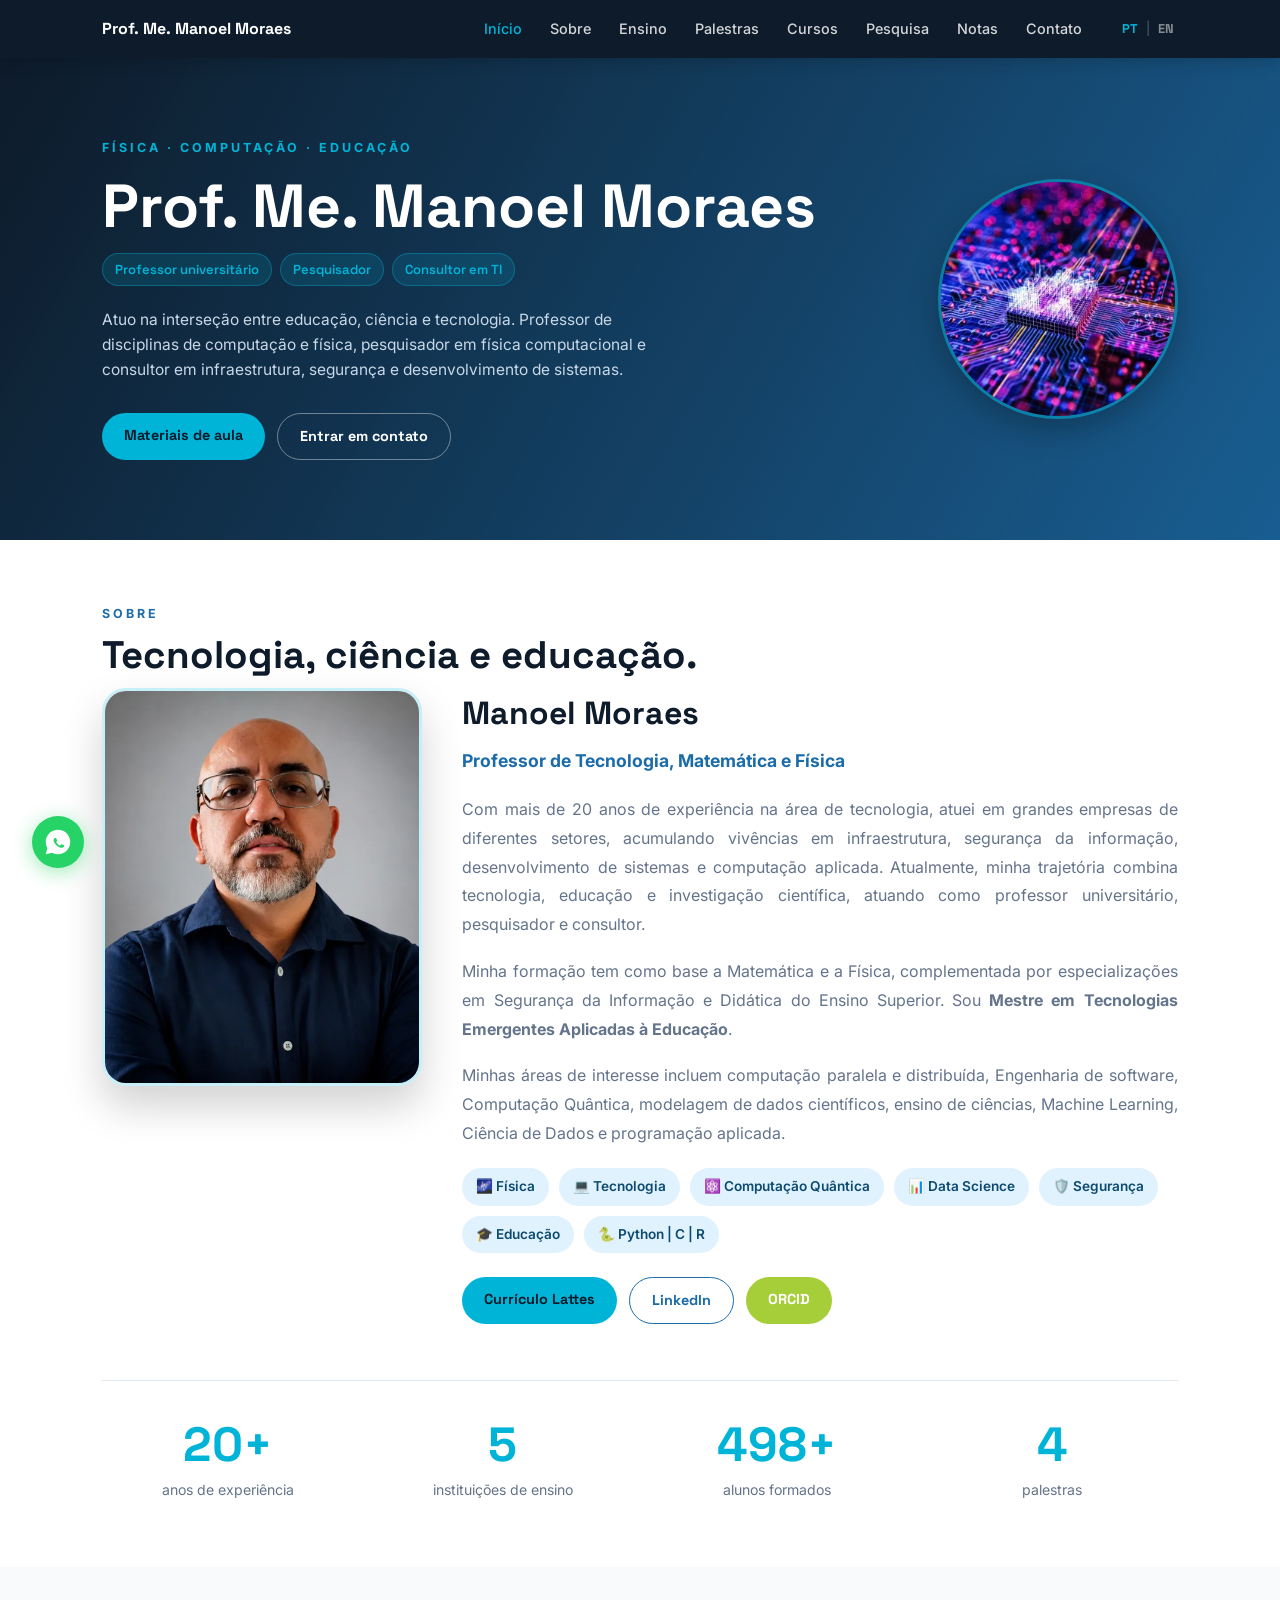
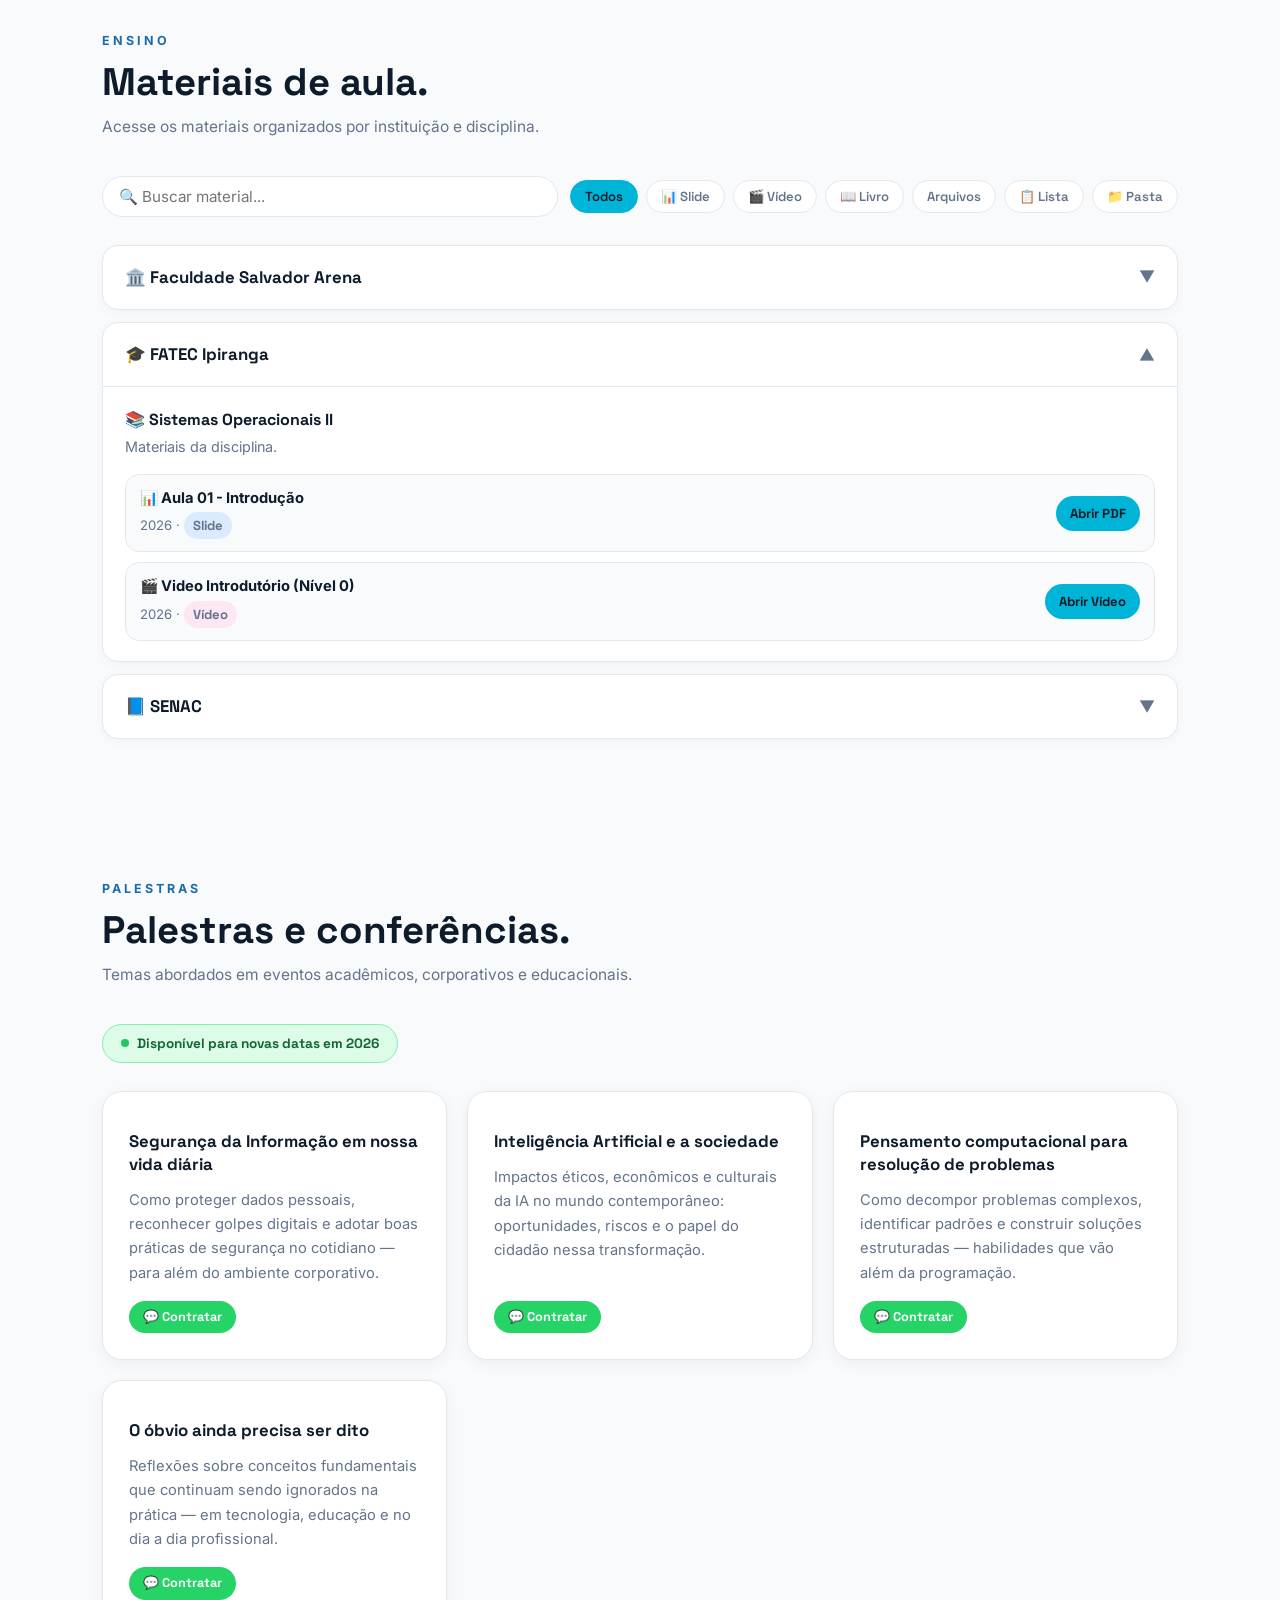
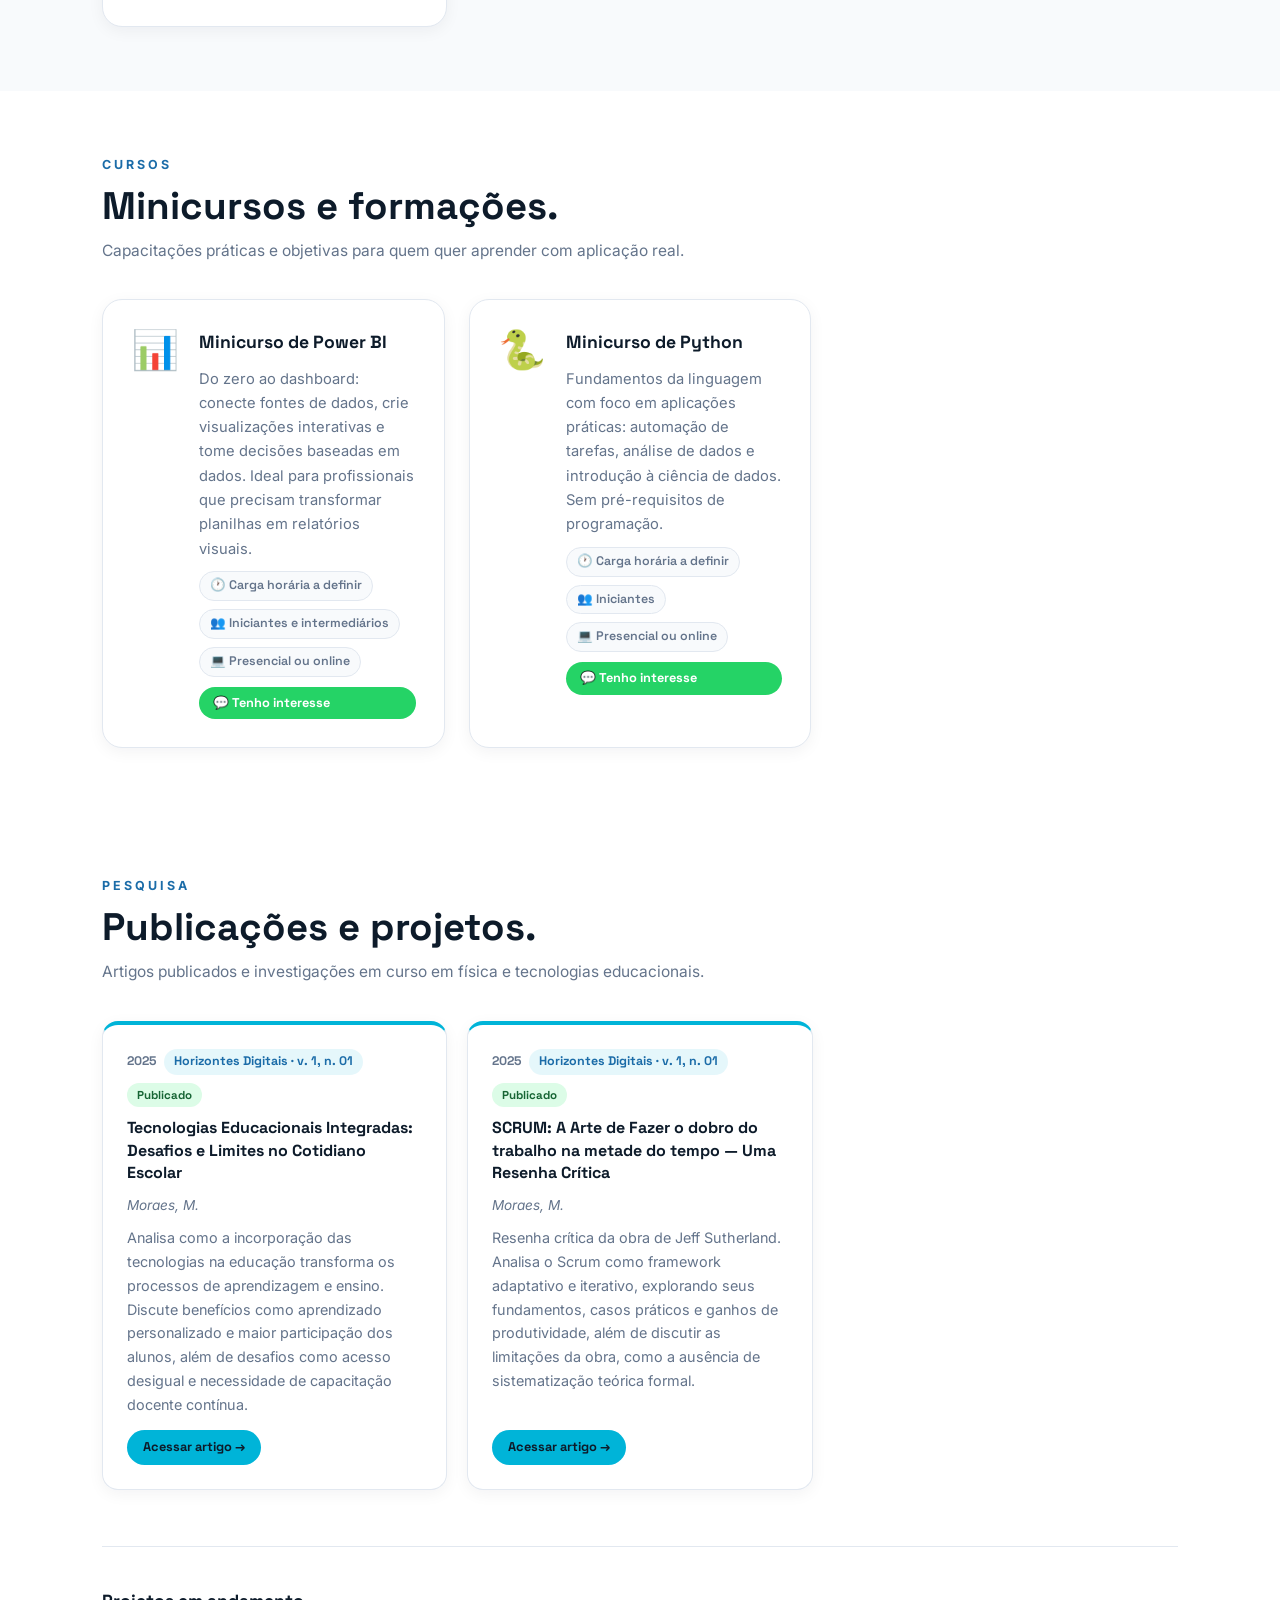
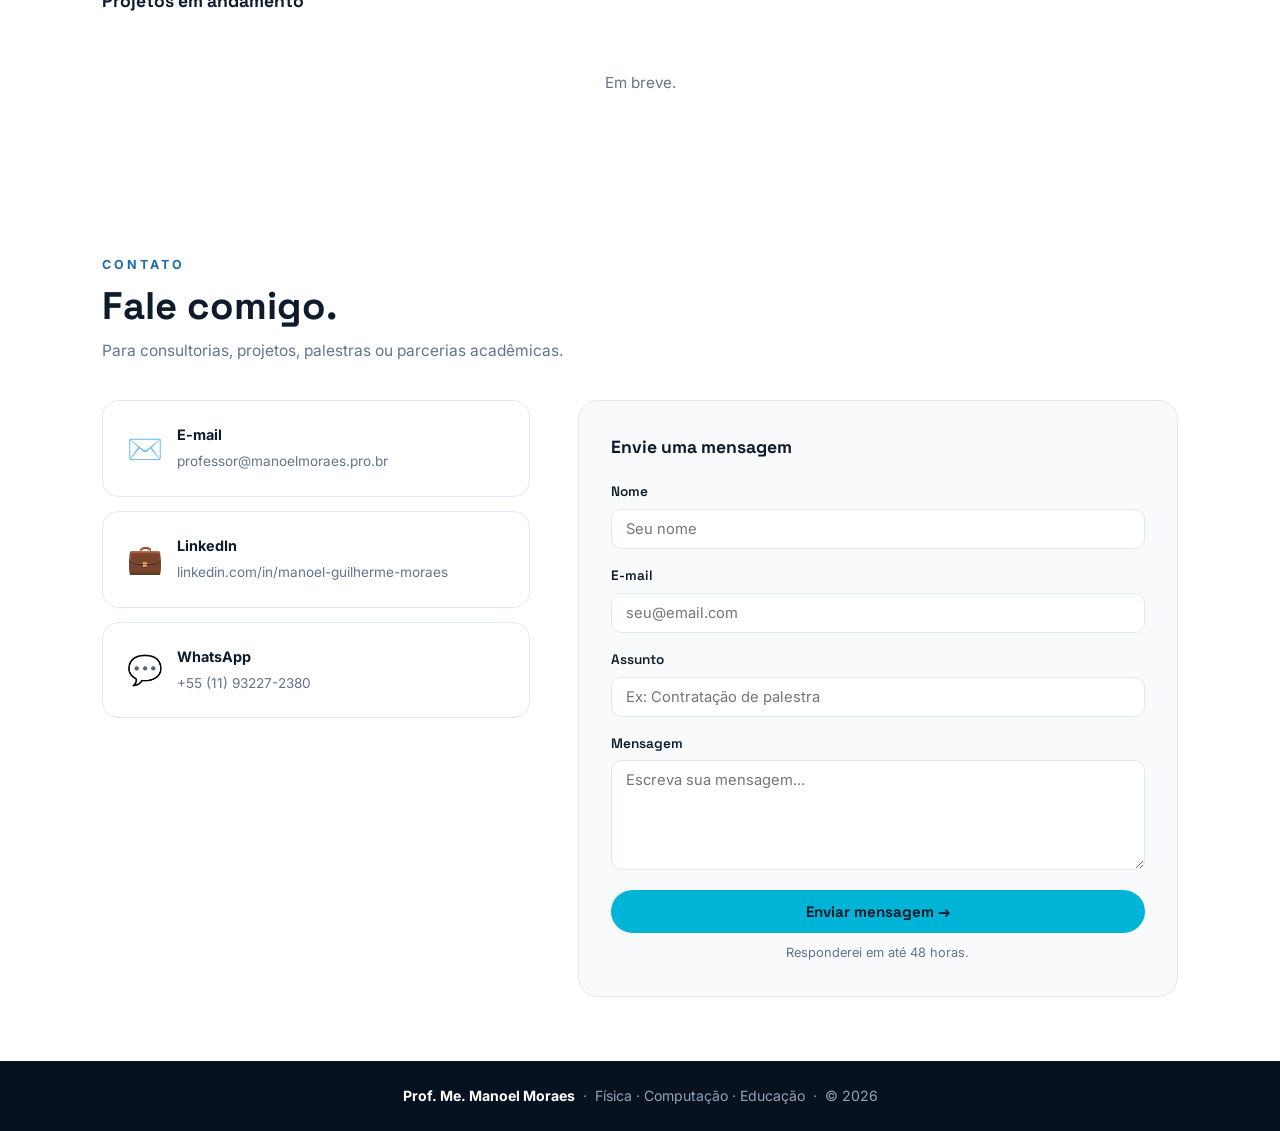
<file: index.html>
<!DOCTYPE html>
<html lang="pt-BR">
<head>
  <meta charset="UTF-8" />
  <meta name="viewport" content="width=device-width, initial-scale=1.0" />
  <title>Prof. Me. Manoel Moraes</title>
  <meta name="description" content="Site pessoal do Prof. Me. Manoel Moraes — professor universitário, pesquisador em física computacional e consultor em TI. Acesse materiais de aula, currículo e contato." />
  <meta property="og:title" content="Prof. Me. Manoel Moraes" />
  <meta property="og:description" content="Professor universitário, pesquisador em física computacional e consultor em TI. Acesse materiais de aula e entre em contato." />
  <meta property="og:image" content="https://manoelmoraes.pro.br/images/og-image.png" />
  <meta property="og:url" content="https://manoelmoraes.pro.br/" />
  <meta property="og:type" content="website" />
  <meta name="twitter:card" content="summary_large_image" />
  <meta name="twitter:title" content="Prof. Me. Manoel Moraes" />
  <meta name="twitter:description" content="Professor universitário, pesquisador em física computacional e consultor em TI. Acesse materiais de aula e entre em contato." />
  <meta name="twitter:image" content="https://manoelmoraes.pro.br/images/og-image.png" />
  <link rel="canonical" href="https://manoelmoraes.pro.br/" />
  <!-- Google Analytics GA4 -->
  <script async src="https://www.googletagmanager.com/gtag/js?id=G-PMF7R7HWPW"></script>
  <script>
    window.dataLayer = window.dataLayer || [];
    function gtag(){dataLayer.push(arguments);}
    gtag('js', new Date());
    gtag('config', 'G-PMF7R7HWPW');
  </script>
  <link rel="preload" as="image" href="images/estrela.webp" type="image/webp" />
  <link rel="sitemap" type="application/xml" href="/sitemap.xml" />
  <link rel="icon" href="favicon.svg" type="image/svg+xml" />
  <link rel="preconnect" href="https://fonts.googleapis.com" />
  <link rel="preconnect" href="https://fonts.gstatic.com" crossorigin />
  <link rel="preload" as="style" href="https://fonts.googleapis.com/css2?family=Space+Grotesk:wght@400;600;700;800&family=Inter:wght@400;500&display=swap" onload="this.onload=null;this.rel='stylesheet'" />
  <noscript><link rel="stylesheet" href="https://fonts.googleapis.com/css2?family=Space+Grotesk:wght@400;600;700;800&family=Inter:wght@400;500&display=swap" /></noscript>
  <link rel="stylesheet" href="style.css" />
  <!-- Schema markup estruturado -->
  <script type="application/ld+json">
  {
    "@context": "https://schema.org",
    "@graph": [
      {
        "@type": "Person",
        "@id": "https://manoelmoraes.pro.br/#manoel",
        "name": "Manoel Moraes",
        "url": "https://manoelmoraes.pro.br",
        "image": "https://manoelmoraes.pro.br/images/manoel.webp",
        "jobTitle": "Professor Universitário, Pesquisador e Consultor em TI",
        "description": "Professor de Tecnologia, Matemática e Física com mais de 20 anos de experiência. Mestre em Tecnologias Emergentes Aplicadas à Educação.",
        "knowsAbout": ["Física", "Computação Paralela", "Segurança da Informação", "Machine Learning", "Ciência de Dados", "Redes de Computadores"],
        "sameAs": [
          "https://www.linkedin.com/in/manoel-guilherme-moraes/",
          "https://orcid.org/0009-0005-3374-6882",
          "http://lattes.cnpq.br/6206020585537153"
        ],
        "worksFor": [
          { "@type": "EducationalOrganization", "name": "FIAP" },
          { "@type": "EducationalOrganization", "name": "FATEC Ipiranga" },
          { "@type": "EducationalOrganization", "name": "SENAC" }
        ],
        "email": "professor@manoelmoraes.pro.br"
      },
      {
        "@type": "Course",
        "name": "Minicurso de Power BI",
        "description": "Do zero ao dashboard: conecte fontes de dados, crie visualizações interativas e tome decisões baseadas em dados.",
        "provider": { "@id": "https://manoelmoraes.pro.br/#manoel" },
        "courseMode": ["onsite", "online"],
        "educationalLevel": "Iniciantes e intermediários",
        "inLanguage": "pt-BR",
        "url": "https://manoelmoraes.pro.br/#cursos"
      },
      {
        "@type": "Course",
        "name": "Minicurso de Python",
        "description": "Fundamentos da linguagem com foco em aplicações práticas: automação de tarefas, análise de dados e introdução à ciência de dados.",
        "provider": { "@id": "https://manoelmoraes.pro.br/#manoel" },
        "courseMode": ["onsite", "online"],
        "educationalLevel": "Iniciantes",
        "inLanguage": "pt-BR",
        "url": "https://manoelmoraes.pro.br/#cursos"
      }
    ]
  }
  </script>
</head>
<body>

<div id="google_translate_element" style="display:none"></div>

<header>
  <a class="logo" href="#inicio">Prof. Me. Manoel Moraes</a>

  <button class="hamburger" id="hamburger" aria-label="Abrir menu" aria-expanded="false">
    <span></span><span></span><span></span>
  </button>

  <nav class="links" id="menu" aria-label="Menu principal">
    <a href="#inicio">Início</a>
    <a href="#sobre">Sobre</a>
    <a href="#ensino">Ensino</a>
    <a href="#palestras">Palestras</a>
    <a href="#cursos">Cursos</a>
    <a href="#pesquisa">Pesquisa</a>
    <a href="notas.html">Notas</a>
    <a href="#contato">Contato</a>
    <div class="lang-toggle">
      <button class="lang-btn ativo" id="btn-pt" onclick="traduzirPara('pt')" aria-label="Ver site em português" aria-pressed="true">PT</button>
      <span>|</span>
      <button class="lang-btn" id="btn-en" onclick="traduzirPara('en')" aria-label="View site in English" aria-pressed="false">EN</button>
    </div>
  </nav>
</header>

<main>
<!-- Hero -->
<section class="hero" id="inicio">
  <div>
    <div class="hero-tag">Física · Computação · Educação</div>
    <h1>Prof. Me. Manoel Moraes</h1>

    <div class="roles">
      <span class="role">Professor universitário</span>
      <span class="role">Pesquisador</span>
      <span class="role">Consultor em TI</span>
    </div>

    <p class="hero-desc">
      Atuo na interseção entre educação, ciência e tecnologia. Professor de disciplinas de computação e física,
      pesquisador em física computacional e consultor em infraestrutura, segurança e desenvolvimento de sistemas.
    </p>

    <div class="hero-btns">
      <a class="btn btn-primary" href="#ensino">Materiais de aula</a>
      <a class="btn btn-outline" href="#contato">Entrar em contato</a>
    </div>
  </div>

  <div class="hero-photo">
    <picture>
      <source srcset="images/estrela.webp" type="image/webp">
      <img src="images/estrela.png" alt="Física" fetchpriority="high">
    </picture>
</div>
</section>

<!-- Sobre -->
<section id="sobre" class="bg-branco">
  <div class="sec-tag">Sobre</div>
  <h2>Tecnologia, ciência e educação.</h2>

  <div class="sobre-grid">
    <div class="sobre-foto">
      <picture>
        <source srcset="images/manoel.webp" type="image/webp">
        <img src="images/manoel.png" alt="Prof. Me. Manoel Moraes" loading="lazy">
      </picture>
    </div>

    <div class="sobre-content">
      <h3>Manoel Moraes</h3>
      <h4>Professor de Tecnologia, Matemática e Física</h4>

      <p>
        Com mais de 20 anos de experiência na área de tecnologia, atuei em grandes
        empresas de diferentes setores, acumulando vivências em infraestrutura,
        segurança da informação, desenvolvimento de sistemas e computação aplicada.
        Atualmente, minha trajetória combina tecnologia, educação e investigação
        científica, atuando como professor universitário, pesquisador e consultor.
      </p>

      <p>
        Minha formação tem como base a Matemática e a Física, complementada por
        especializações em Segurança da Informação e Didática do Ensino Superior.
        Sou <strong>Mestre em Tecnologias Emergentes Aplicadas à Educação</strong>.
      </p>

      <p>
        Minhas áreas de interesse incluem computação paralela e distribuída, Engenharia de software, Computação Quântica,
        modelagem de dados científicos, ensino de ciências,
        Machine Learning, Ciência de Dados e programação aplicada.
      </p>

      <div class="skills-badges">
        <span>🌌 Física</span>
        <span>💻 Tecnologia</span>
        <span>⚛️ Computação Quântica</span>
        <span>📊 Data Science</span>
        <span>🛡️ Segurança</span>
        <span>🎓 Educação</span>
        <span>🐍 Python | C | R</span>
      </div>

      <div class="sobre-links">
        <a href="http://lattes.cnpq.br/6206020585537153" class="btn btn-primary" target="_blank" rel="noopener">Currículo Lattes</a>
        <a href="https://www.linkedin.com/in/manoel-guilherme-moraes/" class="btn btn-outline-dark" target="_blank" rel="noopener noreferrer">LinkedIn</a>
        <a href="https://orcid.org/0009-0005-3374-6882" class="btn btn-orcid" target="_blank" rel="noopener noreferrer">ORCID</a>
      </div>
    </div>
  </div>

  <div class="sobre-stats">
    <div class="stat-item">
      <span class="stat-num" data-target="20" data-suffix="+">0</span>
      <span class="stat-label">anos de experiência</span>
    </div>
    <div class="stat-item">
      <span class="stat-num" data-target="5">0</span>
      <span class="stat-label">instituições de ensino</span>
    </div>
    <div class="stat-item">
      <span class="stat-num" data-target="500" data-suffix="+">0</span>
      <span class="stat-label">alunos formados</span>
    </div>
    <div class="stat-item">
      <span class="stat-num" data-target="4">0</span>
      <span class="stat-label">palestras</span>
    </div>
  </div>
</section>

<!-- Ensino -->
<section id="ensino">
  <div class="sec-tag">Ensino</div>
  <h2>Materiais de aula.</h2>
  <p class="desc ensino-intro">
    Acesse os materiais organizados por instituição e disciplina.
   </p>

  <div class="ensino-filtros">
    <input type="search" id="ensino-busca" placeholder="🔍 Buscar material..." autocomplete="off" />
    <div class="filtro-tipos" id="filtro-tipos">
      <button class="filtro-btn ativo" data-tipo="todos">Todos</button>
    </div>
  </div>
  <div id="ensino-container"></div>
</section>

<!-- Palestras -->
<section id="palestras">
  <div class="sec-tag">Palestras</div>
  <h2>Palestras e conferências.</h2>
  <p class="desc">Temas abordados em eventos acadêmicos, corporativos e educacionais.</p>
  <div class="disponibilidade-badge">Disponível para novas datas em 2026</div>
  <div id="palestras-container"></div>
</section>

<!-- Cursos -->
<section id="cursos" class="bg-branco">
  <div class="sec-tag">Cursos</div>
  <h2>Minicursos e formações.</h2>
  <p class="desc">Capacitações práticas e objetivas para quem quer aprender com aplicação real.</p>

  <div class="cursos-grid">

    <div class="curso-card">
      <div class="curso-icone">📊</div>
      <div class="curso-info">
        <h3>Minicurso de Power BI</h3>
        <p>Do zero ao dashboard: conecte fontes de dados, crie visualizações interativas e tome decisões baseadas em dados. Ideal para profissionais que precisam transformar planilhas em relatórios visuais.</p>
        <div class="curso-meta">
          <span class="curso-tag">🕐 Carga horária a definir</span>
          <span class="curso-tag">👥 Iniciantes e intermediários</span>
          <span class="curso-tag">💻 Presencial ou online</span>
        </div>
        <a class="palestra-btn contratar" href="https://wa.me/5511932272380?text=Ol%C3%A1%2C%20Prof.%20Manoel!%20Tenho%20interesse%20no%20Minicurso%20de%20Power%20BI.%20Podemos%20conversar%3F" target="_blank" rel="noopener">💬 Tenho interesse</a>
      </div>
    </div>

    <div class="curso-card">
      <div class="curso-icone">🐍</div>
      <div class="curso-info">
        <h3>Minicurso de Python</h3>
        <p>Fundamentos da linguagem com foco em aplicações práticas: automação de tarefas, análise de dados e introdução à ciência de dados. Sem pré-requisitos de programação.</p>
        <div class="curso-meta">
          <span class="curso-tag">🕐 Carga horária a definir</span>
          <span class="curso-tag">👥 Iniciantes</span>
          <span class="curso-tag">💻 Presencial ou online</span>
        </div>
        <a class="palestra-btn contratar" href="https://wa.me/5511932272380?text=Ol%C3%A1%2C%20Prof.%20Manoel!%20Tenho%20interesse%20no%20Minicurso%20de%20Python.%20Podemos%20conversar%3F" target="_blank" rel="noopener">💬 Tenho interesse</a>
      </div>
    </div>

  </div>
</section>

<!-- Pesquisa -->
<section id="pesquisa" class="bg-branco">
  <div class="sec-tag">Pesquisa</div>
  <h2>Publicações e projetos.</h2>
  <p class="desc">Artigos publicados e investigações em curso em física e tecnologias educacionais.</p>
  <div id="pesquisa-container"></div>
  <div class="pesquisa-projetos">
    <h3 class="pesquisa-subtitulo">Projetos em andamento</h3>
    <div id="projetos-container"></div>
  </div>
</section>

<!-- Contato -->
<section id="contato" class="bg-branco">
  <div class="sec-tag">Contato</div>
  <h2>Fale comigo.</h2>
  <p class="desc">Para consultorias, projetos, palestras ou parcerias acadêmicas.</p>

  <div class="contato-layout">
    <div class="contato-canais">
      <a class="contato-item" href="mailto:professor@manoelmoraes.pro.br">
        <span class="ico">✉️</span>
        <div>
          <strong>E-mail</strong>
          <span>professor@manoelmoraes.pro.br</span>
        </div>
      </a>
      <a class="contato-item" href="https://www.linkedin.com/in/manoel-guilherme-moraes/" target="_blank" rel="noopener">
        <span class="ico">💼</span>
        <div>
          <strong>LinkedIn</strong>
          <span>linkedin.com/in/manoel-guilherme-moraes</span>
        </div>
      </a>
      <a class="contato-item" href="https://wa.me/5511932272380" target="_blank" rel="noopener">
        <span class="ico">💬</span>
        <div>
          <strong>WhatsApp</strong>
          <span>+55 (11) 93227-2380</span>
        </div>
      </a>
    </div>

    <!-- Formulário Web3Forms (gratuito) — substitua YOUR_ACCESS_KEY pela chave obtida em web3forms.com -->
    <form class="contato-form" id="contato-form">
      <input type="hidden" name="access_key" value="2357dff0-b87d-45b0-a7f8-3ebf77cea35e" />
      <input type="hidden" name="subject" value="Novo contato — site Prof. Me. Manoel Moraes" />
      <input type="checkbox" name="botcheck" style="display:none" />
      <h3>Envie uma mensagem</h3>
      <div class="form-grupo">
        <label for="nome">Nome</label>
        <input type="text" id="nome" name="name" placeholder="Seu nome" required />
      </div>
      <div class="form-grupo">
        <label for="email">E-mail</label>
        <input type="email" id="email" name="email" placeholder="seu@email.com" required />
      </div>
      <div class="form-grupo">
        <label for="assunto">Assunto</label>
        <input type="text" id="assunto" name="assunto" placeholder="Ex: Contratação de palestra" />
      </div>
      <div class="form-grupo">
        <label for="mensagem">Mensagem</label>
        <textarea id="mensagem" name="message" placeholder="Escreva sua mensagem..." required></textarea>
      </div>
      <button type="submit" class="form-submit" id="form-btn">Enviar mensagem →</button>
      <p class="form-aviso" id="form-status">Responderei em até 48 horas.</p>
    </form>
  </div>
</section>
</main>

<button id="topo-btn" aria-label="Voltar ao topo" onclick="window.scrollTo({top:0,behavior:'smooth'})">↑</button>

<a id="whatsapp-btn"
   href="https://wa.me/5511932272380?text=Ol%C3%A1%2C%20Prof.%20Manoel!%20Vim%20pelo%20seu%20site%20e%20gostaria%20de%20conversar."
   target="_blank" rel="noopener" aria-label="Conversar no WhatsApp">
  <svg viewBox="0 0 32 32" fill="none" xmlns="http://www.w3.org/2000/svg" width="28" height="28">
    <path d="M16 2C8.268 2 2 8.268 2 16c0 2.478.668 4.799 1.832 6.793L2 30l7.43-1.807A13.94 13.94 0 0016 30c7.732 0 14-6.268 14-14S23.732 2 16 2z" fill="#fff"/>
    <path d="M22.5 19.5c-.3-.15-1.77-.87-2.04-.97-.27-.1-.47-.15-.67.15-.2.3-.77.97-.94 1.17-.17.2-.35.22-.65.07-.3-.15-1.27-.47-2.42-1.49-.9-.8-1.5-1.78-1.68-2.08-.17-.3-.02-.46.13-.61.13-.13.3-.35.45-.52.15-.17.2-.3.3-.5.1-.2.05-.37-.02-.52-.07-.15-.67-1.62-.92-2.22-.24-.58-.49-.5-.67-.51-.17-.01-.37-.01-.57-.01-.2 0-.52.07-.8.37-.27.3-1.04 1.02-1.04 2.48 0 1.46 1.07 2.87 1.22 3.07.15.2 2.1 3.2 5.08 4.49.71.31 1.26.49 1.69.63.71.23 1.36.2 1.87.12.57-.09 1.77-.72 2.02-1.42.25-.7.25-1.3.17-1.42-.07-.12-.27-.2-.57-.35z" fill="#25D366"/>
  </svg>
</a>

<footer>
  <strong>Prof. Me. Manoel Moraes</strong> &nbsp;·&nbsp;
  Física · Computação · Educação &nbsp;·&nbsp;
  © <span id="ano-atual">2026</span>
</footer>

<script src="conteudo.js" charset="UTF-8"></script>
<script src="script.js" charset="UTF-8"></script>

<!-- Google Translate: carregado só quando o visitante troca de idioma (economiza ~106 KiB de JS não usado) -->
<script>
  let googleTranslateCarregado  = false;
  let googleTranslateCarregando = false;
  let idiomaPendente = null;

  function aplicarTraducao(lang) {
    const select = document.querySelector('.goog-te-combo');
    if (!select) return false;
    select.value = lang === 'en' ? 'en' : '';
    select.dispatchEvent(new Event('change'));
    return true;
  }

  function googleTranslateElementInit() {
    new google.translate.TranslateElement({
      pageLanguage: 'pt',
      includedLanguages: 'en',
      autoDisplay: false
    }, 'google_translate_element');
    googleTranslateCarregado = true;

    const tentar = (restam) => {
      if (!idiomaPendente || aplicarTraducao(idiomaPendente)) return;
      if (restam > 0) setTimeout(() => tentar(restam - 1), 200);
    };
    tentar(15);
  }

  function carregarGoogleTranslate() {
    if (googleTranslateCarregado || googleTranslateCarregando) return;
    googleTranslateCarregando = true;
    const script = document.createElement('script');
    script.src = 'https://translate.google.com/translate_a/element.js?cb=googleTranslateElementInit';
    document.body.appendChild(script);
  }

  function traduzirPara(lang) {
    document.getElementById('btn-pt').classList.toggle('ativo', lang === 'pt');
    document.getElementById('btn-en').classList.toggle('ativo', lang === 'en');
    document.getElementById('btn-pt').setAttribute('aria-pressed', lang === 'pt');
    document.getElementById('btn-en').setAttribute('aria-pressed', lang === 'en');

    if (lang === 'pt' && !googleTranslateCarregado) return;

    idiomaPendente = lang;

    if (!googleTranslateCarregado) {
      carregarGoogleTranslate();
      return;
    }

    aplicarTraducao(lang);
  }
</script>

</body>
</html>
</file>
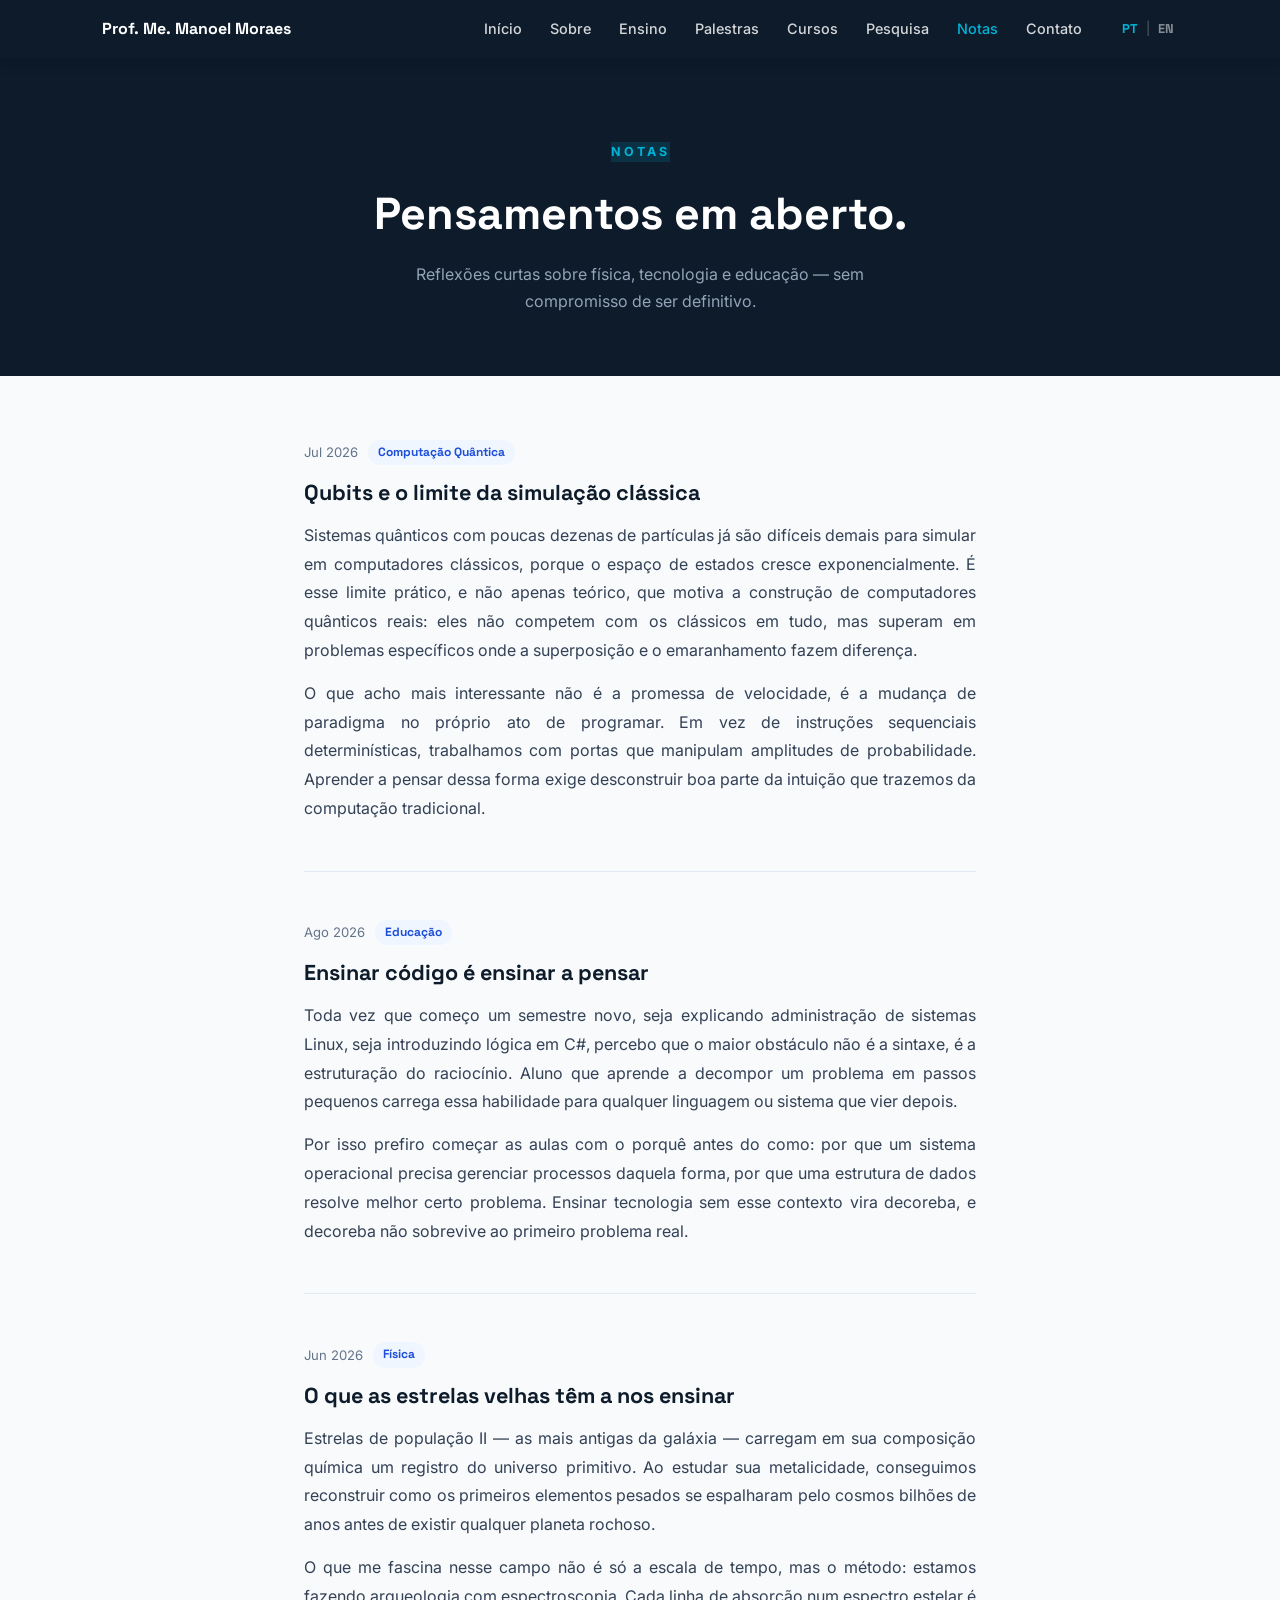
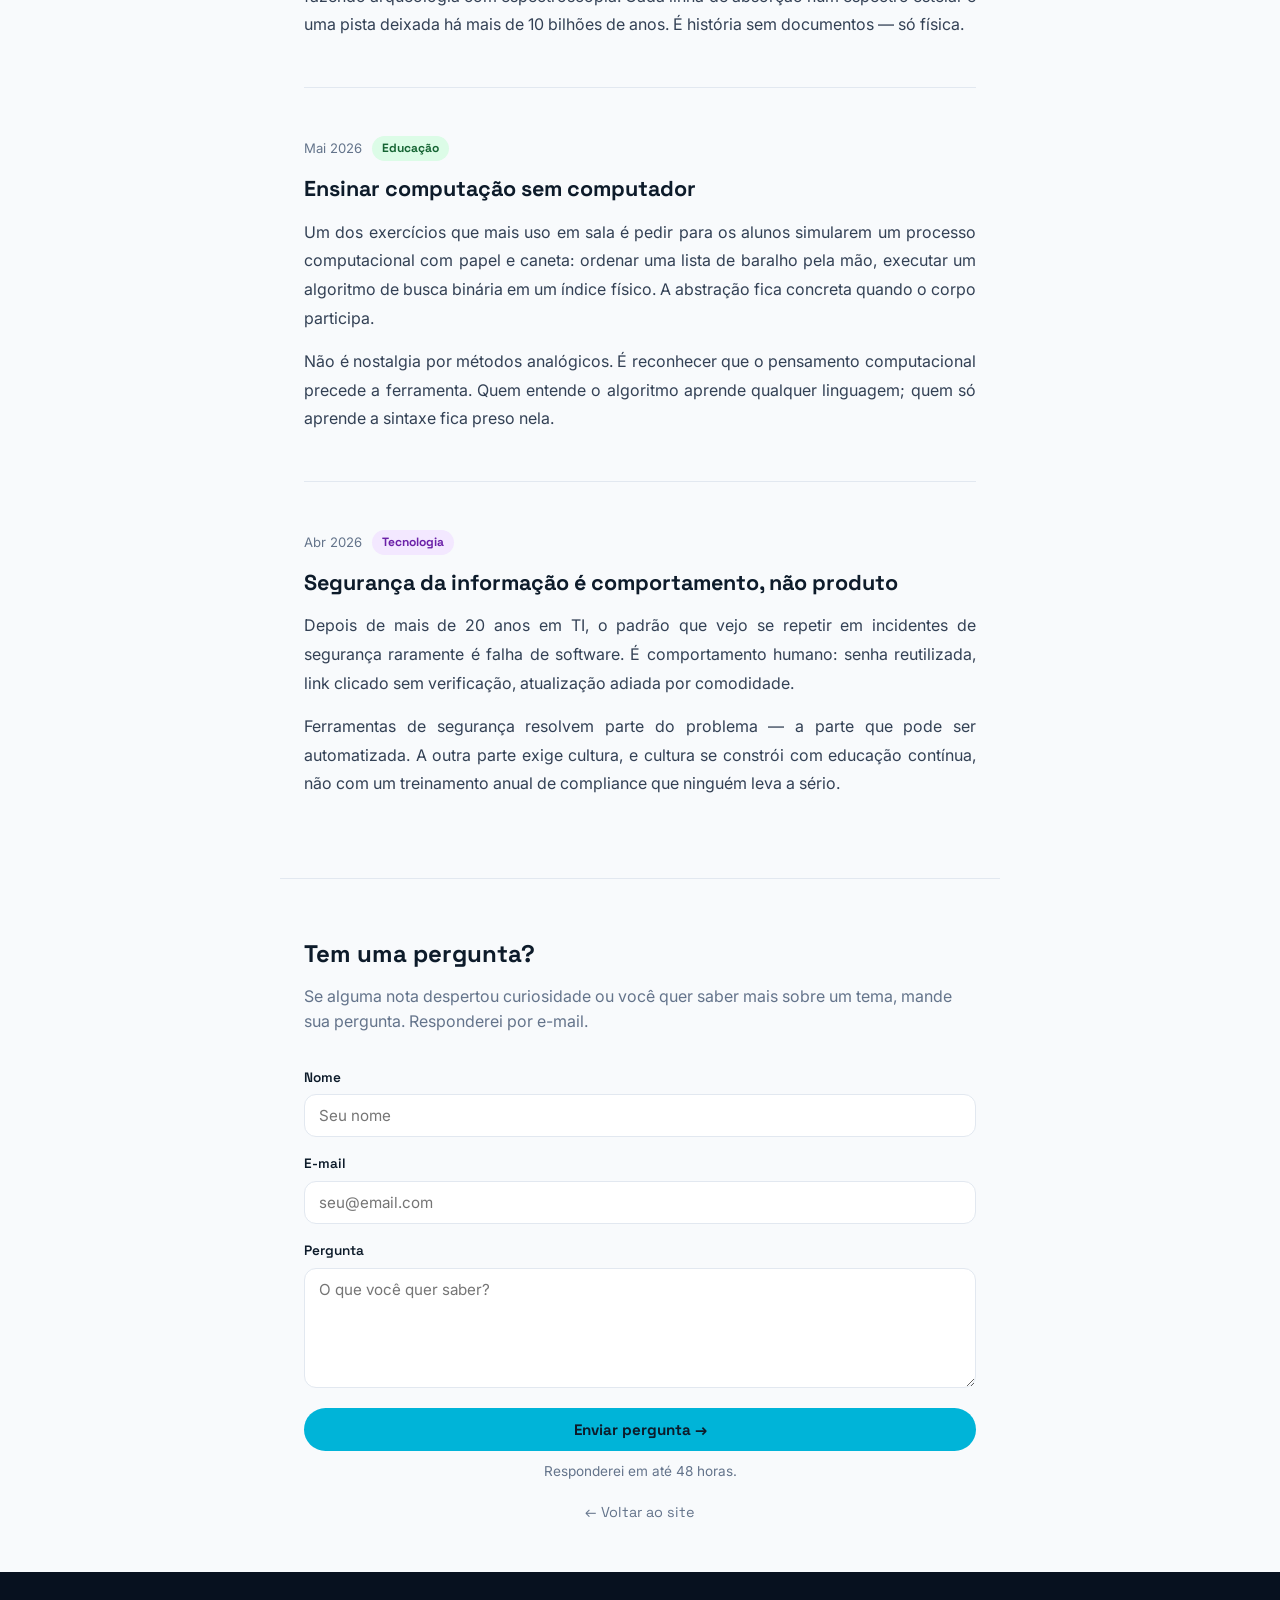
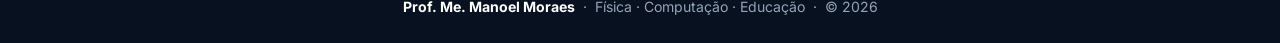
<file: notas.html>
<!DOCTYPE html>
<html lang="pt-BR">
<head>
  <meta charset="UTF-8" />
  <meta name="viewport" content="width=device-width, initial-scale=1.0" />
  <title>Notas — Prof. Me. Manoel Moraes</title>
  <meta name="description" content="Notas curtas do Prof. Me. Manoel Moraes sobre física, tecnologia e educação." />
  <meta property="og:title" content="Notas — Prof. Me. Manoel Moraes" />
  <meta property="og:description" content="Reflexões curtas sobre física, tecnologia e educação." />
  <meta property="og:image" content="https://manoelmoraes.pro.br/images/og-image.png" />
  <meta property="og:url" content="https://manoelmoraes.pro.br/notas.html" />
  <meta property="og:type" content="website" />
  <meta name="twitter:card" content="summary_large_image" />
  <meta name="twitter:title" content="Notas — Prof. Me. Manoel Moraes" />
  <meta name="twitter:description" content="Reflexões curtas sobre física, tecnologia e educação." />
  <meta name="twitter:image" content="https://manoelmoraes.pro.br/images/og-image.png" />
  <link rel="canonical" href="https://manoelmoraes.pro.br/notas.html" />
  <!-- Google Analytics GA4 -->
  <script async src="https://www.googletagmanager.com/gtag/js?id=G-PMF7R7HWPW"></script>
  <script>
    window.dataLayer = window.dataLayer || [];
    function gtag(){dataLayer.push(arguments);}
    gtag('js', new Date());
    gtag('config', 'G-PMF7R7HWPW');
  </script>
  <link rel="icon" href="favicon.svg" type="image/svg+xml" />
  <link rel="preconnect" href="https://fonts.googleapis.com" />
  <link rel="preconnect" href="https://fonts.gstatic.com" crossorigin />
  <link rel="preload" as="style" href="https://fonts.googleapis.com/css2?family=Space+Grotesk:wght@400;600;700;800&family=Inter:wght@400;500&display=swap" onload="this.onload=null;this.rel='stylesheet'" />
  <noscript><link rel="stylesheet" href="https://fonts.googleapis.com/css2?family=Space+Grotesk:wght@400;600;700;800&family=Inter:wght@400;500&display=swap" /></noscript>
  <link rel="stylesheet" href="style.css" />
  <style>
    /* ── Estilos específicos da página de notas ── */
    .notas-hero {
      background: var(--azul);
      color: #fff;
      padding: 80px 24px 60px;
      text-align: center;
    }

    .notas-hero .sec-tag {
      background: rgba(0,180,216,0.15);
      color: var(--ciano);
      display: inline-block;
      margin-bottom: 16px;
    }

    .notas-hero h1 {
      font-size: clamp(1.8rem, 4vw, 2.8rem);
      margin-bottom: 12px;
    }

    .notas-hero p {
      color: #94A3B8;
      max-width: 520px;
      margin: 0 auto;
      line-height: 1.7;
    }

    .notas-container {
      max-width: 720px;
      margin: 0 auto;
      padding: 64px 24px 80px;
    }

    /* ── Cada nota ── */
    .nota {
      padding-bottom: 48px;
      margin-bottom: 48px;
      border-bottom: 1px solid var(--linha);
    }

    .nota:last-child {
      border-bottom: none;
      margin-bottom: 0;
      padding-bottom: 0;
    }

    .nota-meta {
      display: flex;
      align-items: center;
      gap: 10px;
      margin-bottom: 14px;
      flex-wrap: wrap;
    }

    .nota-data {
      font-size: 0.82rem;
      color: var(--cinza);
    }

    .nota-tag {
      font-size: 0.75rem;
      font-weight: 700;
      font-family: 'Space Grotesk', sans-serif;
      padding: 3px 10px;
      border-radius: 999px;
      background: #EFF6FF;
      color: #1D4ED8;
    }

    .nota-tag.verde  { background: #DCFCE7; color: #166534; }
    .nota-tag.roxo   { background: #F3E8FF; color: #6B21A8; }
    .nota-tag.laranja{ background: #FEF3C7; color: #B45309; }

    .nota h2 {
      font-family: 'Space Grotesk', sans-serif;
      font-size: 1.35rem;
      font-weight: 700;
      color: var(--azul);
      margin-bottom: 14px;
      line-height: 1.3;
    }

    .nota p {
      color: #334155;
      line-height: 1.8;
      margin-bottom: 14px;
      font-size: 1rem;
      text-align: justify;
      hyphens: auto;
      -webkit-hyphens: auto;
    }

    .nota p:last-child {
      margin-bottom: 0;
    }

    /* ── Voltar ao site ── */
    .notas-voltar {
      text-align: center;
      padding: 0 24px 48px;
    }

    .notas-voltar a {
      font-family: 'Space Grotesk', sans-serif;
      font-size: 0.9rem;
      color: var(--cinza);
      text-decoration: none;
      transition: color 0.15s;
    }

    .notas-voltar a:hover { color: var(--ciano); }

    /* ── Faça sua pergunta ── */
    .notas-pergunta {
      max-width: 720px;
      margin: 0 auto 16px;
      padding: 56px 24px 0;
      border-top: 1px solid var(--linha);
    }

    .notas-pergunta h2 {
      font-family: 'Space Grotesk', sans-serif;
      font-size: 1.5rem;
      color: var(--azul);
      margin-bottom: 10px;
    }

    .notas-pergunta > p {
      color: var(--cinza);
      margin-bottom: 32px;
      line-height: 1.6;
    }

    .notas-pergunta .form-grupo {
      display: flex;
      flex-direction: column;
      gap: 6px;
      margin-bottom: 16px;
    }

    .notas-pergunta label {
      font-size: 0.85rem;
      font-weight: 600;
      color: var(--azul);
      font-family: 'Space Grotesk', sans-serif;
    }

    .notas-pergunta input,
    .notas-pergunta textarea {
      padding: 11px 14px;
      border: 1.5px solid var(--linha);
      border-radius: 12px;
      font-size: 0.95rem;
      font-family: 'Inter', sans-serif;
      color: var(--azul);
      background: #fff;
      outline: none;
      transition: border-color 0.2s;
    }

    .notas-pergunta input:focus,
    .notas-pergunta textarea:focus {
      border-color: var(--ciano);
    }

    .notas-pergunta textarea {
      min-height: 120px;
      resize: vertical;
    }

    .notas-pergunta .form-submit {
      margin-top: 4px;
      padding: 12px 28px;
      background: var(--ciano);
      color: var(--azul);
      border: none;
      border-radius: 999px;
      font-size: 0.95rem;
      font-weight: 700;
      font-family: 'Space Grotesk', sans-serif;
      cursor: pointer;
      transition: 0.2s;
    }

    .notas-pergunta .form-submit:hover { background: #02caf5; transform: translateY(-1px); }
    .notas-pergunta .form-submit:disabled { opacity: .6; cursor: default; transform: none; }

    .notas-pergunta .form-aviso {
      margin-top: 10px;
      font-size: 0.85rem;
      color: var(--cinza);
    }

    /* Esconde barra do Google Translate */
    .goog-te-banner-frame,
    #goog-gt-tt,
    .goog-te-balloon-frame { display: none !important; }
    body { top: 0 !important; }
  </style>
</head>
<body>

<div id="google_translate_element" style="display:none"></div>

<header>
  <a class="logo" href="/">Prof. Me. Manoel Moraes</a>

  <button class="hamburger" id="hamburger" aria-label="Abrir menu" aria-expanded="false">
    <span></span><span></span><span></span>
  </button>

  <nav class="links" id="menu" aria-label="Menu principal">
    <a href="/#inicio">Início</a>
    <a href="/#sobre">Sobre</a>
    <a href="/#ensino">Ensino</a>
    <a href="/#palestras">Palestras</a>
    <a href="/#cursos">Cursos</a>
    <a href="/#pesquisa">Pesquisa</a>
    <a href="notas.html" class="ativo">Notas</a>
    <a href="/#contato">Contato</a>
    <div class="lang-toggle">
      <button class="lang-btn ativo" id="btn-pt" onclick="traduzirPara('pt')" aria-label="Ver site em português" aria-pressed="true">PT</button>
      <span>|</span>
      <button class="lang-btn" id="btn-en" onclick="traduzirPara('en')" aria-label="View site in English" aria-pressed="false">EN</button>
    </div>
  </nav>
</header>

<main>
<div class="notas-hero">
  <div class="sec-tag">Notas</div>
  <h1>Pensamentos em aberto.</h1>
  <p>Reflexões curtas sobre física, tecnologia e educação — sem compromisso de ser definitivo.</p>
</div>

<div class="notas-container">

  <!-- ══════════════════════════════════════════════════
       COMO ADICIONAR UMA NOTA NOVA:
       Copie o bloco <article class="nota"> abaixo,
       cole acima das outras notas e preencha o conteúdo.
       Campos: data, tag (e sua cor), título e parágrafos.
       ══════════════════════════════════════════════════ -->
<article class="nota">
    <div class="nota-meta">
      <span class="nota-data">Jul 2026</span>
      <span class="nota-tag">Computação Quântica</span>
    </div>
    <h2>Qubits e o limite da simulação clássica</h2>
    <p>
      Sistemas quânticos com poucas dezenas de partículas já são difíceis demais para simular
      em computadores clássicos, porque o espaço de estados cresce exponencialmente. É esse
      limite prático, e não apenas teórico, que motiva a construção de computadores quânticos
      reais: eles não competem com os clássicos em tudo, mas superam em problemas específicos
      onde a superposição e o emaranhamento fazem diferença.
    </p>
    <p>
      O que acho mais interessante não é a promessa de velocidade, é a mudança de paradigma no
      próprio ato de programar. Em vez de instruções sequenciais determinísticas, trabalhamos
      com portas que manipulam amplitudes de probabilidade. Aprender a pensar dessa forma exige
      desconstruir boa parte da intuição que trazemos da computação tradicional.
    </p>
  </article>

  <article class="nota">
    <div class="nota-meta">
      <span class="nota-data">Ago 2026</span>
      <span class="nota-tag">Educação</span>
    </div>
    <h2>Ensinar código é ensinar a pensar</h2>
    <p>
      Toda vez que começo um semestre novo, seja explicando administração de sistemas Linux,
      seja introduzindo lógica em C#, percebo que o maior obstáculo não é a sintaxe, é a
      estruturação do raciocínio. Aluno que aprende a decompor um problema em passos pequenos
      carrega essa habilidade para qualquer linguagem ou sistema que vier depois.
    </p>
    <p>
      Por isso prefiro começar as aulas com o porquê antes do como: por que um sistema
      operacional precisa gerenciar processos daquela forma, por que uma estrutura de dados
      resolve melhor certo problema. Ensinar tecnologia sem esse contexto vira decoreba,
      e decoreba não sobrevive ao primeiro problema real.
    </p>
  </article>
  
  <article class="nota">
    <div class="nota-meta">
      <span class="nota-data">Jun 2026</span>
      <span class="nota-tag">Física</span>
    </div>
    <h2>O que as estrelas velhas têm a nos ensinar</h2>
    <p>
      Estrelas de população II — as mais antigas da galáxia — carregam em sua composição química
      um registro do universo primitivo. Ao estudar sua metalicidade, conseguimos reconstruir
      como os primeiros elementos pesados se espalharam pelo cosmos bilhões de anos antes de
      existir qualquer planeta rochoso.
    </p>
    <p>
      O que me fascina nesse campo não é só a escala de tempo, mas o método: estamos fazendo
      arqueologia com espectroscopia. Cada linha de absorção num espectro estelar é uma pista
      deixada há mais de 10 bilhões de anos. É história sem documentos — só física.
    </p>
  </article>

  <article class="nota">
    <div class="nota-meta">
      <span class="nota-data">Mai 2026</span>
      <span class="nota-tag verde">Educação</span>
    </div>
    <h2>Ensinar computação sem computador</h2>
    <p>
      Um dos exercícios que mais uso em sala é pedir para os alunos simularem um processo
      computacional com papel e caneta: ordenar uma lista de baralho pela mão, executar um
      algoritmo de busca binária em um índice físico. A abstração fica concreta quando o corpo
      participa.
    </p>
    <p>
      Não é nostalgia por métodos analógicos. É reconhecer que o pensamento computacional
      precede a ferramenta. Quem entende o algoritmo aprende qualquer linguagem; quem só
      aprende a sintaxe fica preso nela.
    </p>
  </article>

  <article class="nota">
    <div class="nota-meta">
      <span class="nota-data">Abr 2026</span>
      <span class="nota-tag roxo">Tecnologia</span>
    </div>
    <h2>Segurança da informação é comportamento, não produto</h2>
    <p>
      Depois de mais de 20 anos em TI, o padrão que vejo se repetir em incidentes de segurança
      raramente é falha de software. É comportamento humano: senha reutilizada, link clicado
      sem verificação, atualização adiada por comodidade.
    </p>
    <p>
      Ferramentas de segurança resolvem parte do problema — a parte que pode ser automatizada.
      A outra parte exige cultura, e cultura se constrói com educação contínua, não com um
      treinamento anual de compliance que ninguém leva a sério.
    </p>
  </article>

</div>

<div class="notas-pergunta">
  <h2>Tem uma pergunta?</h2>
  <p>Se alguma nota despertou curiosidade ou você quer saber mais sobre um tema, mande sua pergunta. Responderei por e-mail.</p>

  <form id="notas-form">
    <input type="hidden" name="access_key" value="2357dff0-b87d-45b0-a7f8-3ebf77cea35e" />
    <input type="hidden" name="subject" value="Pergunta — Notas · Prof. Me. Manoel Moraes" />
    <input type="checkbox" name="botcheck" style="display:none" />

    <div class="form-grupo">
      <label for="notas-nome">Nome</label>
      <input type="text" id="notas-nome" name="name" placeholder="Seu nome" required />
    </div>
    <div class="form-grupo">
      <label for="notas-email">E-mail</label>
      <input type="email" id="notas-email" name="email" placeholder="seu@email.com" required />
    </div>
    <div class="form-grupo">
      <label for="notas-pergunta">Pergunta</label>
      <textarea id="notas-pergunta" name="message" placeholder="O que você quer saber?" required></textarea>
    </div>
    <button type="submit" class="form-submit" id="notas-btn">Enviar pergunta →</button>
    <p class="form-aviso" id="notas-status">Responderei em até 48 horas.</p>
  </form>
</div>

<div class="notas-voltar">
  <a href="/">← Voltar ao site</a>
</div>
</main>

<footer>
  <strong>Prof. Me. Manoel Moraes</strong> &nbsp;·&nbsp;
  Física · Computação · Educação &nbsp;·&nbsp;
  © <span id="ano-atual">2026</span>
</footer>

<script>
  // Ano dinâmico no rodapé
  const anoAtualEl = document.getElementById('ano-atual');
  if (anoAtualEl) anoAtualEl.textContent = new Date().getFullYear();

  // Hamburger menu
  const ham  = document.getElementById('hamburger');
  const menu = document.getElementById('menu');
  ham.addEventListener('click', () => {
    const aberto = menu.classList.toggle('aberto');
    ham.classList.toggle('aberto');
    ham.setAttribute('aria-expanded', aberto);
  });
  menu.querySelectorAll('a').forEach(a => {
    a.addEventListener('click', () => {
      menu.classList.remove('aberto');
      ham.classList.remove('aberto');
    });
  });

  // Formulário de perguntas
  const notasForm = document.getElementById('notas-form');
  if (notasForm) {
    notasForm.addEventListener('submit', async (e) => {
      e.preventDefault();
      const btn    = document.getElementById('notas-btn');
      const status = document.getElementById('notas-status');

      btn.textContent = 'Enviando…';
      btn.disabled    = true;

      const data = Object.fromEntries(new FormData(notasForm));

      try {
        const res  = await fetch('https://api.web3forms.com/submit', {
          method: 'POST',
          headers: { 'Content-Type': 'application/json', 'Accept': 'application/json' },
          body: JSON.stringify(data)
        });
        const json = await res.json();

        if (json.success) {
          status.textContent = '✅ Pergunta enviada! Responderei em breve.';
          status.style.color = '#166534';
          notasForm.reset();
        } else {
          throw new Error();
        }
      } catch {
        status.textContent = '❌ Erro ao enviar. Tente pelo WhatsApp ou e-mail.';
        status.style.color = '#991B1B';
      } finally {
        btn.textContent = 'Enviar pergunta →';
        btn.disabled    = false;
      }
    });
  }
</script>

<!-- Google Translate: carregado só quando o visitante troca de idioma (economiza ~106 KiB de JS não usado) -->
<script>
  let googleTranslateCarregado  = false;
  let googleTranslateCarregando = false;
  let idiomaPendente = null;

  function aplicarTraducao(lang) {
    const select = document.querySelector('.goog-te-combo');
    if (!select) return false;
    select.value = lang === 'en' ? 'en' : '';
    select.dispatchEvent(new Event('change'));
    return true;
  }

  function googleTranslateElementInit() {
    new google.translate.TranslateElement({
      pageLanguage: 'pt',
      includedLanguages: 'en',
      autoDisplay: false
    }, 'google_translate_element');
    googleTranslateCarregado = true;

    const tentar = (restam) => {
      if (!idiomaPendente || aplicarTraducao(idiomaPendente)) return;
      if (restam > 0) setTimeout(() => tentar(restam - 1), 200);
    };
    tentar(15);
  }

  function carregarGoogleTranslate() {
    if (googleTranslateCarregado || googleTranslateCarregando) return;
    googleTranslateCarregando = true;
    const script = document.createElement('script');
    script.src = 'https://translate.google.com/translate_a/element.js?cb=googleTranslateElementInit';
    document.body.appendChild(script);
  }

  function traduzirPara(lang) {
    document.getElementById('btn-pt').classList.toggle('ativo', lang === 'pt');
    document.getElementById('btn-en').classList.toggle('ativo', lang === 'en');
    document.getElementById('btn-pt').setAttribute('aria-pressed', lang === 'pt');
    document.getElementById('btn-en').setAttribute('aria-pressed', lang === 'en');

    if (lang === 'pt' && !googleTranslateCarregado) return;

    idiomaPendente = lang;

    if (!googleTranslateCarregado) {
      carregarGoogleTranslate();
      return;
    }

    aplicarTraducao(lang);
  }
</script>

</body>
</html>
</file>
<file: style.css>
:root {
      --azul:  #0D1B2A;
      --ciano: #00B4D8;
      --cinza: #64748B;
      --linha: #E2E8F0;
      --fundo: #F8FAFC;
    }

    *, *::before, *::after { box-sizing: border-box; margin: 0; padding: 0; }
    html { scroll-behavior: smooth; }

    body {
      font-family: 'Inter', sans-serif;
      background: var(--fundo);
      color: var(--azul);
      line-height: 1.6;
    }

    h1, h2, h3, .logo { font-family: 'Space Grotesk', sans-serif; }

    /* ── Header ── */
    header {
      background: var(--azul);
      padding: 16px 8%;
      position: sticky;
      top: 0;
      z-index: 100;
      display: flex;
      justify-content: space-between;
      align-items: center;
      box-shadow: 0 2px 16px rgba(0,0,0,0.2);
    }

    .logo {
      color: #fff;
      font-size: 1rem;
      font-weight: 700;
      text-decoration: none;
    }

    nav { display: flex; gap: 28px; align-items: center; }

    nav a {
      color: rgba(255,255,255,0.82);
      text-decoration: none;
      font-size: 0.9rem;
      font-weight: 500;
      transition: color 0.2s;
    }

    nav a:hover { color: var(--ciano); }

    /* ── Toggle PT/EN ── */
    .lang-toggle {
      display: flex;
      align-items: center;
      gap: 4px;
      margin-left: 8px;
      color: rgba(255,255,255,0.3);
      font-size: 0.8rem;
    }

    .lang-btn {
      background: none;
      border: none;
      color: rgba(255,255,255,0.5);
      font-size: 0.8rem;
      font-weight: 700;
      font-family: 'Space Grotesk', sans-serif;
      cursor: pointer;
      padding: 2px 4px;
      border-radius: 4px;
      transition: color 0.15s;
    }

    .lang-btn:hover { color: #fff; }
    .lang-btn.ativo  { color: var(--ciano); }

    /* Esconde barra e frame do Google Translate */
    .goog-te-banner-frame,
    #goog-gt-tt,
    .goog-te-balloon-frame { display: none !important; }
    body { top: 0 !important; }
    nav a.ativo { color: var(--ciano); }

    /* Hamburger */
    .hamburger {
      display: none;
      flex-direction: column;
      gap: 5px;
      background: none;
      border: none;
      cursor: pointer;
      padding: 4px;
    }
    .hamburger span {
      display: block;
      width: 22px;
      height: 2px;
      background: #fff;
      border-radius: 2px;
      transition: 0.3s;
    }
    .hamburger.aberto span:nth-child(1) { transform: translateY(7px) rotate(45deg); }
    .hamburger.aberto span:nth-child(2) { opacity: 0; }
    .hamburger.aberto span:nth-child(3) { transform: translateY(-7px) rotate(-45deg); }

    /* ── Hero ── */
    .hero {
      background:
        linear-gradient(120deg, rgba(13,27,42,0.96), rgba(27,108,168,0.82)),
        var(--azul);
      color: #fff;
      padding: 80px 8%;
      display: grid;
      grid-template-columns: 1fr auto;
      gap: 48px;
      align-items: center;
    }

    .hero-tag {
      color: var(--ciano);
      font-size: 0.78rem;
      font-weight: 700;
      letter-spacing: 3px;
      text-transform: uppercase;
      margin-bottom: 16px;
    }

    .hero h1 {
      font-size: clamp(2.2rem, 5vw, 3.8rem);
      line-height: 1.08;
      margin-bottom: 14px;
    }

    .hero-desc {
      color: #C8D8E8;
      font-size: 0.97rem;
      max-width: 560px;
      margin-bottom: 30px;
    }

    .hero-btns { display: flex; gap: 12px; flex-wrap: wrap; }

    .btn {
      padding: 11px 22px;
      border-radius: 999px;
      font-weight: 700;
      font-family: 'Space Grotesk', sans-serif;
      font-size: 0.9rem;
      text-decoration: none;
      transition: 0.2s;
    }
    .btn-primary { background: var(--ciano); color: var(--azul); }
    .btn-primary:hover { background: #02caf5; transform: translateY(-2px); }
    .btn-outline { border: 1.5px solid rgba(255,255,255,0.4); color: #fff; }
    .btn-outline:hover { background: rgba(255,255,255,0.1); transform: translateY(-2px); }
    .btn-outline-dark { border: 1.5px solid #1B6CA8; color: #1B6CA8; }
    .btn-outline-dark:hover { background: rgba(27,108,168,0.08); transform: translateY(-2px); }
    .btn-orcid { background: #A6CE39; color: #fff; }
    .btn-orcid:hover { background: #8fb82e; transform: translateY(-2px); }

    .hero-photo {
  width: 240px;
  height: 240px;
  border-radius: 50%;
  overflow: hidden;
  border: 3px solid rgba(0,180,216,.5);
  box-shadow: 0 12px 30px rgba(0,0,0,.25);
}

.hero-photo img {
  width: 100%;
  height: 100%;
  object-fit: cover;
}

    /* Badges rápidos */
    .roles {
      display: flex;
      gap: 8px;
      flex-wrap: wrap;
      margin-bottom: 22px;
    }
    .role {
      padding: 5px 12px;
      border-radius: 999px;
      background: rgba(0,180,216,0.15);
      border: 1px solid rgba(0,180,216,0.35);
      color: var(--ciano);
      font-size: 0.82rem;
      font-weight: 600;
      font-family: 'Space Grotesk', sans-serif;
    }

    /* ── Seções ── */
    section { padding: 64px 8%; }
    section.bg-branco { background: #fff; }

    .sec-tag {
      color: #1B6CA8;
      font-size: 0.78rem;
      font-weight: 700;
      letter-spacing: 3px;
      text-transform: uppercase;
      margin-bottom: 8px;
    }

    section h2 {
      font-size: clamp(1.7rem, 3.5vw, 2.4rem);
      margin-bottom: 10px;
      line-height: 1.2;
    }

    section .desc {
      color: var(--cinza);
      font-size: 0.97rem;
      max-width: 680px;
      margin-bottom: 36px;
      text-align: justify;
      hyphens: auto;
      -webkit-hyphens: auto;
    }

    /* ── Cards de papel ── */
    .cards { display: grid; grid-template-columns: repeat(3,1fr); gap: 20px; }

    .card {
      background: #fff;
      border: 1px solid var(--linha);
      border-radius: 20px;
      padding: 26px;
      box-shadow: 0 4px 16px rgba(15,23,42,0.05);
      transition: transform 0.2s, box-shadow 0.2s;
    }

    .card:hover { transform: translateY(-3px); box-shadow: 0 10px 28px rgba(15,23,42,0.09); }
    .card .icon { font-size: 1.8rem; margin-bottom: 12px; }
    .card h3 { font-size: 1.05rem; margin-bottom: 8px; }
    .card p { color: var(--cinza); font-size: 0.93rem; }

    /* ── Ensino / Acordeão ── */
    .ensino-intro { margin-bottom: 28px; }


    .editar-box {
      background: #E0F2FE;
      border: 1px solid #BAE6FD;
      color: #0C4A6E;
      border-radius: 14px;
      padding: 14px 18px;
      margin: -12px 0 24px;
      font-size: 0.9rem;
    }

    .editar-box code {
      background: rgba(255,255,255,0.75);
      border: 1px solid rgba(12,74,110,0.12);
      border-radius: 6px;
      padding: 2px 6px;
      font-family: Consolas, monospace;
      font-size: 0.86rem;
    }

    .disc-vazia {
      padding: 18px;
      color: var(--cinza);
      font-size: 0.92rem;
      border-bottom: 1px solid var(--linha);
    }

    .uni {
      border: 1px solid var(--linha);
      border-radius: 16px;
      overflow: hidden;
      margin-bottom: 12px;
      background: #fff;
      box-shadow: 0 2px 10px rgba(15,23,42,0.04);
    }

    .uni-header {
      display: flex;
      justify-content: space-between;
      align-items: center;
      padding: 18px 22px;
      cursor: pointer;
      user-select: none;
      transition: background 0.15s;
    }

    .uni-header:hover { background: #F0F9FF; }

    .uni-header h3 {
      font-size: 1.05rem;
      display: flex;
      align-items: center;
      gap: 10px;
    }

    .uni-header .chevron {
      font-size: 1rem;
      color: var(--cinza);
      transition: transform 0.25s;
    }

    .uni.aberto > .uni-header > .chevron { transform: rotate(180deg); }

    .uni-body {
      display: none;
      border-top: 1px solid var(--linha);
    }

    .uni.aberto .uni-body { display: block; }

    /* Tabela de materiais */
    .mat-table {
      width: 100%;
      border-collapse: collapse;
    }

    .mat-table thead {
      background: var(--azul);
      color: #fff;
    }

    .mat-table th {
      padding: 12px 18px;
      text-align: left;
      font-family: 'Space Grotesk', sans-serif;
      font-size: 0.83rem;
      font-weight: 600;
    }

    .mat-table td {
      padding: 12px 18px;
      font-size: 0.92rem;
      border-bottom: 1px solid var(--linha);
      vertical-align: middle;
    }

    .mat-table tr:last-child td { border-bottom: none; }
    .mat-table tr:hover td { background: #F0F9FF; }

    .tipo {
      display: inline-block;
      padding: 3px 9px;
      border-radius: 999px;
      font-size: 0.78rem;
      font-weight: 700;
      font-family: 'Space Grotesk', sans-serif;
    }
    .tipo-slide  { background: #DBEAFE; color: #1e40af; }
    .tipo-lista  { background: #DCFCE7; color: #166534; }
    .tipo-prova  { background: #FEF3C7; color: #92400e; }
    .tipo-nota   { background: #F3E8FF; color: #6b21a8; }
    .tipo-livro  { background: #FEF9C3; color: #854D0E; }
    .tipo-pasta  { background: #FEF3C7; color: #B45309; }
    .tipo-video  { background: #FCE7F3; color: #9D174D; }
    .tipo-zip        { background: #F1F5F9; color: #475569; }
    .tipo-aplicativo { background: #ECFDF5; color: #065F46; }

    .mat-link {
      display: inline-block;
      padding: 4px 11px;
      border-radius: 999px;
      font-size: 0.8rem;
      font-weight: 700;
      text-decoration: none;
      font-family: 'Space Grotesk', sans-serif;
      transition: 0.15s;
      margin-right: 4px;
    }
    .mat-link.pdf { background: var(--ciano); color: var(--azul); }
    .mat-link.pdf:hover { background: #02caf5; }
    .mat-link.drive { border: 1px solid var(--linha); color: #1B6CA8; }
    .mat-link.drive:hover { border-color: #1B6CA8; }

    .disc-title {
      background: var(--fundo);
      padding: 10px 18px;
      font-size: 0.85rem;
      font-weight: 700;
      color: #1B6CA8;
      font-family: 'Space Grotesk', sans-serif;
      border-bottom: 1px solid var(--linha);
      letter-spacing: 0.3px;
    }


    /* ── Busca e filtro de materiais ── */
    .ensino-filtros {
      display: flex;
      flex-wrap: wrap;
      gap: 12px;
      align-items: center;
      margin-bottom: 28px;
    }

    #ensino-busca {
      flex: 1 1 240px;
      padding: 10px 16px;
      border: 1.5px solid var(--linha);
      border-radius: 999px;
      font-size: 0.95rem;
      font-family: 'Inter', sans-serif;
      background: #fff;
      color: var(--azul);
      outline: none;
      transition: border-color 0.2s;
    }

    #ensino-busca:focus {
      border-color: var(--ciano);
    }

    .filtro-tipos {
      display: flex;
      flex-wrap: wrap;
      gap: 8px;
    }

    .filtro-btn {
      padding: 7px 14px;
      border: 1.5px solid var(--linha);
      border-radius: 999px;
      background: #fff;
      color: var(--cinza);
      font-size: 0.82rem;
      font-family: 'Space Grotesk', sans-serif;
      font-weight: 600;
      cursor: pointer;
      transition: 0.15s;
    }

    .filtro-btn:hover {
      border-color: var(--ciano);
      color: var(--azul);
    }

    .filtro-btn.ativo {
      background: var(--ciano);
      border-color: var(--ciano);
      color: var(--azul);
    }

    .ensino-vazio {
      text-align: center;
      color: var(--cinza);
      padding: 32px;
      font-size: 0.95rem;
    }

    .disc-pdf-card {
      padding: 20px 22px;
      border-bottom: 1px solid var(--linha);
    }

    .disc-pdf-card:last-child { border-bottom: none; }

    .disc-pdf-head {
      display: flex;
      justify-content: space-between;
      gap: 16px;
      align-items: flex-start;
      margin-bottom: 14px;
    }

    .disc-pdf-head strong {
      display: block;
      font-family: 'Space Grotesk', sans-serif;
      font-size: 1rem;
      margin-bottom: 2px;
    }

    .disc-pdf-head span {
      color: var(--cinza);
      font-size: 0.9rem;
    }

    .pdf-lista {
      display: grid;
      gap: 10px;
    }

    .pdf-item {
      display: grid;
      grid-template-columns: 1fr auto;
      gap: 12px;
      align-items: center;
      padding: 12px 14px;
      background: var(--fundo);
      border: 1px solid var(--linha);
      border-radius: 14px;
    }

    .pdf-item-info strong {
      display: block;
      font-size: 0.92rem;
      margin-bottom: 2px;
    }

    .pdf-item-info span {
      color: var(--cinza);
      font-size: 0.82rem;
    }

    .pdf-btn {
      display: inline-block;
      padding: 7px 14px;
      border-radius: 999px;
      background: var(--ciano);
      color: var(--azul);
      font-size: 0.82rem;
      font-weight: 700;
      font-family: 'Space Grotesk', sans-serif;
      text-decoration: none;
      white-space: nowrap;
      transition: 0.15s;
    }

    .pdf-btn:hover {
      background: #02caf5;
      transform: translateY(-1px);
    }

    .sem-pdf {
      padding: 12px 14px;
      background: var(--fundo);
      border: 1px dashed var(--linha);
      border-radius: 14px;
      color: var(--cinza);
      font-size: 0.9rem;
    }

    @media (max-width: 580px) {
      .pdf-item { grid-template-columns: 1fr; }
      .pdf-btn { text-align: center; }
    }



    /* ── Dropdown das disciplinas ── */
    .disc-dropdown {
      border-bottom: 1px solid var(--linha);
      background: #fff;
    }

    .disc-dropdown:last-child {
      border-bottom: none;
    }

    .disc-toggle {
      display: flex;
      justify-content: space-between;
      gap: 16px;
      align-items: center;
      padding: 18px 22px;
      cursor: pointer;
      user-select: none;
      transition: background 0.15s;
    }

    .disc-toggle:hover {
      background: #F0F9FF;
    }

    .disc-toggle strong {
      display: block;
      font-family: 'Space Grotesk', sans-serif;
      font-size: 1rem;
      margin-bottom: 2px;
    }

    .disc-toggle span:not(.chevron) {
      color: var(--cinza);
      font-size: 0.9rem;
    }

    .disc-toggle .chevron {
      color: var(--cinza);
      font-size: 0.95rem;
      transition: transform 0.25s;
      flex-shrink: 0;
    }

    .disc-body {
      display: none;
      padding: 0 22px 20px;
    }

    .disc-dropdown.aberto .disc-body {
      display: block;
    }

    .disc-dropdown.aberto .chevron {
      transform: rotate(180deg);
    }

    /* ── Cursos ── */
    .cursos-grid {
      display: grid;
      grid-template-columns: repeat(auto-fill, minmax(320px, 1fr));
      gap: 24px;
    }

    .curso-card {
      background: #fff;
      border: 1px solid var(--linha);
      border-radius: 20px;
      padding: 28px;
      display: flex;
      gap: 20px;
      align-items: flex-start;
      box-shadow: 0 4px 16px rgba(15,23,42,0.05);
      transition: transform 0.2s, box-shadow 0.2s;
    }

    .curso-card:hover {
      transform: translateY(-3px);
      box-shadow: 0 10px 28px rgba(15,23,42,0.09);
    }

    .curso-icone {
      font-size: 2.4rem;
      flex-shrink: 0;
      line-height: 1;
      margin-top: 2px;
    }

    .curso-info { display: flex; flex-direction: column; gap: 10px; min-width: 0; }

    .curso-info h3 { font-size: 1.1rem; margin: 0; }

    .curso-info p { color: var(--cinza); font-size: 0.92rem; line-height: 1.65; margin: 0; }

    .curso-meta { display: flex; flex-wrap: wrap; gap: 8px; }

    .curso-tag {
      font-size: 0.78rem;
      font-weight: 600;
      font-family: 'Space Grotesk', sans-serif;
      background: var(--fundo);
      border: 1px solid var(--linha);
      color: var(--cinza);
      padding: 4px 10px;
      border-radius: 999px;
    }

    @media (max-width: 580px) {
      .curso-card { flex-direction: column; gap: 12px; }
    }

    /* ── Pesquisa ── */
    .artigos-grid {
      display: grid;
      grid-template-columns: repeat(auto-fill, minmax(300px, 1fr));
      gap: 20px;
    }

    .artigo-card {
      background: #fff;
      border: 1px solid var(--linha);
      border-top: 4px solid var(--ciano);
      border-radius: 16px;
      padding: 24px;
      display: flex;
      flex-direction: column;
      gap: 10px;
      box-shadow: 0 4px 16px rgba(15,23,42,0.05);
      transition: transform 0.2s, box-shadow 0.2s;
    }

    .artigo-card:hover {
      transform: translateY(-3px);
      box-shadow: 0 10px 28px rgba(15,23,42,0.09);
    }

    .artigo-meta {
      display: flex;
      flex-wrap: wrap;
      gap: 8px;
      align-items: center;
    }

    .artigo-ano {
      font-size: 0.78rem;
      font-weight: 700;
      color: var(--cinza);
      font-family: 'Space Grotesk', sans-serif;
    }

    .artigo-venue {
      font-size: 0.78rem;
      font-weight: 700;
      padding: 3px 10px;
      border-radius: 999px;
      background: rgba(0,180,216,0.1);
      color: #1B6CA8;
      font-family: 'Space Grotesk', sans-serif;
    }

    .artigo-card h3 {
      font-size: 1rem;
      line-height: 1.4;
      margin: 0;
    }

    .artigo-autores {
      color: var(--cinza);
      font-size: 0.85rem;
      font-style: italic;
    }

    .artigo-card p {
      color: var(--cinza);
      font-size: 0.9rem;
      line-height: 1.65;
      flex: 1;
    }

    .artigo-btn {
      display: inline-block;
      margin-top: 4px;
      padding: 7px 16px;
      border-radius: 999px;
      background: var(--ciano);
      color: var(--azul);
      font-size: 0.8rem;
      font-weight: 700;
      font-family: 'Space Grotesk', sans-serif;
      text-decoration: none;
      width: fit-content;
      transition: 0.15s;
    }

    .artigo-btn:hover { background: #02caf5; transform: translateY(-1px); }

    /* ── Badges de status (artigos e projetos) ── */
    .pesquisa-status {
      font-size: 0.72rem;
      font-weight: 700;
      font-family: 'Space Grotesk', sans-serif;
      padding: 3px 10px;
      border-radius: 999px;
    }

    .status-publicado  { background: #DCFCE7; color: #166534; }
    .status-preprint   { background: #DBEAFE; color: #1E40AF; }
    .status-revisao    { background: #FEF3C7; color: #B45309; }
    .status-andamento  { background: #EDE9FE; color: #5B21B6; }
    .status-coleta     { background: #DBEAFE; color: #1D4ED8; }
    .status-analise    { background: #FEF3C7; color: #92400E; }
    .status-escrita    { background: #F3E8FF; color: #6B21A8; }

    /* ── Projetos em andamento ── */
    .pesquisa-projetos {
      margin-top: 56px;
      padding-top: 40px;
      border-top: 1px solid var(--linha);
    }

    .pesquisa-subtitulo {
      font-family: 'Space Grotesk', sans-serif;
      font-size: 1.1rem;
      font-weight: 700;
      color: var(--azul);
      margin-bottom: 24px;
    }

    .projetos-grid {
      display: grid;
      grid-template-columns: repeat(auto-fill, minmax(300px, 1fr));
      gap: 24px;
    }

    .projeto-card {
      background: #fff;
      border: 1.5px solid var(--linha);
      border-radius: 20px;
      padding: 28px;
      display: flex;
      flex-direction: column;
      gap: 10px;
      transition: box-shadow 0.2s, transform 0.2s;
    }

    .projeto-card:hover {
      box-shadow: 0 8px 24px rgba(0,0,0,0.08);
      transform: translateY(-2px);
    }

    .projeto-card h3 {
      font-family: 'Space Grotesk', sans-serif;
      font-size: 1rem;
      font-weight: 700;
      color: var(--azul);
      line-height: 1.4;
    }

    .projeto-card p {
      color: var(--cinza);
      font-size: 0.9rem;
      line-height: 1.6;
      flex: 1;
    }

    /* ── Badge disponibilidade ── */
    .disponibilidade-badge {
      display: inline-flex;
      align-items: center;
      gap: 8px;
      background: #DCFCE7;
      border: 1.5px solid #86EFAC;
      color: #166534;
      padding: 8px 18px;
      border-radius: 999px;
      font-size: 0.85rem;
      font-weight: 700;
      font-family: 'Space Grotesk', sans-serif;
      margin-bottom: 28px;
    }

    .disponibilidade-badge::before {
      content: '';
      width: 8px;
      height: 8px;
      border-radius: 50%;
      background: #22C55E;
      animation: pulso 1.8s ease-in-out infinite;
      flex-shrink: 0;
    }

    @keyframes pulso {
      0%, 100% { opacity: 1; transform: scale(1); }
      50%       { opacity: 0.5; transform: scale(0.75); }
    }

    /* ── Palestras ── */
    .palestras-grid {
      display: grid;
      grid-template-columns: repeat(auto-fill, minmax(300px, 1fr));
      gap: 20px;
    }

    .palestra-card {
      background: #fff;
      border: 1px solid var(--linha);
      border-radius: 20px;
      padding: 26px;
      box-shadow: 0 4px 16px rgba(15,23,42,0.05);
      display: flex;
      flex-direction: column;
      gap: 12px;
      transition: transform 0.2s, box-shadow 0.2s;
    }

    .palestra-card:hover {
      transform: translateY(-3px);
      box-shadow: 0 10px 28px rgba(15,23,42,0.09);
    }

    .palestra-meta {
      display: flex;
      flex-wrap: wrap;
      gap: 8px;
      align-items: center;
    }

    .palestra-data {
      font-size: 0.78rem;
      font-weight: 700;
      color: var(--cinza);
      font-family: 'Space Grotesk', sans-serif;
    }

    .palestra-evento {
      font-size: 0.78rem;
      font-weight: 700;
      padding: 3px 10px;
      border-radius: 999px;
      background: rgba(0,180,216,0.1);
      color: #1B6CA8;
      font-family: 'Space Grotesk', sans-serif;
    }

    .palestra-card h3 {
      font-size: 1.05rem;
      line-height: 1.35;
      margin: 0;
    }

    .palestra-card p {
      color: var(--cinza);
      font-size: 0.92rem;
      line-height: 1.65;
      flex: 1;
    }

    .palestra-btns {
      display: flex;
      gap: 8px;
      flex-wrap: wrap;
      margin-top: 4px;
    }

    .palestra-btn {
      display: inline-block;
      padding: 6px 14px;
      border-radius: 999px;
      font-size: 0.8rem;
      font-weight: 700;
      font-family: 'Space Grotesk', sans-serif;
      text-decoration: none;
      transition: 0.15s;
    }

    .palestra-btn.slides { background: var(--ciano); color: var(--azul); }
    .palestra-btn.slides:hover { background: #02caf5; transform: translateY(-1px); }
    .palestra-btn.video { border: 1.5px solid #1B6CA8; color: #1B6CA8; }
    .palestra-btn.video:hover { background: rgba(27,108,168,0.08); transform: translateY(-1px); }
    .palestra-btn.contratar { background: #25D366; color: #fff; margin-top: auto; }
    .palestra-btn.contratar:hover { background: #1ebe5a; transform: translateY(-1px); }

    /* ── Contato ── */
    .contato-item {
      background: #fff;
      border: 1px solid var(--linha);
      border-radius: 16px;
      padding: 22px 24px;
      display: flex;
      align-items: center;
      gap: 14px;
      text-decoration: none;
      color: var(--azul);
      transition: 0.2s;
    }

    .contato-item:hover {
      border-color: var(--ciano);
      transform: translateY(-2px);
      box-shadow: 0 8px 20px rgba(0,180,216,0.12);
    }

    .contato-item .ico { font-size: 1.8rem; }
    .contato-item strong { display: block; font-size: 0.9rem; margin-bottom: 2px; }
    .contato-item span { font-size: 0.85rem; color: var(--cinza); }

    /* ── Animações de entrada ── */
    .fade-in {
      opacity: 0;
      transform: translateY(24px);
      transition: opacity 0.55s ease, transform 0.55s ease;
    }
    .fade-in.visivel {
      opacity: 1;
      transform: translateY(0);
    }

    /* ── Voltar ao topo ── */
    #topo-btn {
      position: fixed;
      bottom: 32px;
      right: 32px;
      width: 44px;
      height: 44px;
      border-radius: 50%;
      background: var(--ciano);
      color: var(--azul);
      border: none;
      font-size: 1.1rem;
      cursor: pointer;
      display: flex;
      align-items: center;
      justify-content: center;
      box-shadow: 0 4px 16px rgba(0,180,216,0.35);
      opacity: 0;
      pointer-events: none;
      transform: translateY(12px);
      transition: opacity 0.3s, transform 0.3s;
      z-index: 200;
    }

    #topo-btn.visivel {
      opacity: 1;
      pointer-events: auto;
      transform: translateY(0);
    }

    #topo-btn:hover { background: #02caf5; transform: translateY(-2px); }

    /* ── Botão flutuante WhatsApp ── */
    #whatsapp-btn {
      position: fixed;
      bottom: 32px;
      left: 32px;
      width: 52px;
      height: 52px;
      border-radius: 50%;
      background: #25D366;
      display: flex;
      align-items: center;
      justify-content: center;
      box-shadow: 0 4px 20px rgba(37,211,102,0.45);
      transition: transform 0.2s, box-shadow 0.2s;
      z-index: 200;
    }

    #whatsapp-btn:hover {
      transform: translateY(-3px);
      box-shadow: 0 8px 28px rgba(37,211,102,0.55);
    }

    /* ── Formulário de contato ── */
    .contato-layout {
      display: grid;
      grid-template-columns: 1fr 1.4fr;
      gap: 48px;
      align-items: start;
    }

    .contato-canais { display: flex; flex-direction: column; gap: 14px; }

    .contato-form {
      background: var(--fundo);
      border: 1px solid var(--linha);
      border-radius: 20px;
      padding: 32px;
    }

    .contato-form h3 {
      font-size: 1.1rem;
      margin-bottom: 20px;
    }

    .form-grupo { display: flex; flex-direction: column; gap: 6px; margin-bottom: 16px; }

    .form-grupo label {
      font-size: 0.85rem;
      font-weight: 600;
      font-family: 'Space Grotesk', sans-serif;
      color: var(--azul);
    }

    .form-grupo input,
    .form-grupo textarea {
      padding: 10px 14px;
      border: 1.5px solid var(--linha);
      border-radius: 10px;
      font-family: 'Inter', sans-serif;
      font-size: 0.92rem;
      color: var(--azul);
      background: #fff;
      transition: border-color 0.2s;
      outline: none;
      resize: vertical;
    }

    .form-grupo input:focus,
    .form-grupo textarea:focus { border-color: var(--ciano); }

    .form-grupo textarea { min-height: 110px; }

    .form-submit {
      width: 100%;
      padding: 12px;
      background: var(--ciano);
      color: var(--azul);
      border: none;
      border-radius: 999px;
      font-family: 'Space Grotesk', sans-serif;
      font-size: 0.95rem;
      font-weight: 700;
      cursor: pointer;
      transition: 0.2s;
      margin-top: 4px;
    }

    .form-submit:hover { background: #02caf5; transform: translateY(-2px); }

    .form-aviso {
      font-size: 0.8rem;
      color: var(--cinza);
      margin-top: 10px;
      text-align: center;
    }

    @media (max-width: 860px) {
      .contato-layout { grid-template-columns: 1fr; }
    }

    /* ── Footer ── */
    footer {
      background: #07111F;
      color: #94A3B8;
      text-align: center;
      padding: 24px 8%;
      font-size: 0.88rem;
    }

    footer strong { color: #fff; }

    /* ── Responsive ── */
    @media (max-width: 860px) {
      .hero { grid-template-columns: 1fr; }
      .hero-photo { display: none; }
      .cards { grid-template-columns: 1fr 1fr; }
    }

    @media (max-width: 580px) {
      .cards { grid-template-columns: 1fr; }
      section, .hero, header { padding-left: 6%; padding-right: 6%; }
      nav.links { display: none; flex-direction: column; width: 100%; }
      nav.links.aberto { display: flex; }
      header { flex-wrap: wrap; gap: 12px; }
      .hamburger { display: flex; }
    }

/* ── Sobre ── */
.sobre-grid {
  display: grid;
  grid-template-columns: minmax(240px, 320px) 1fr;
  gap: 40px;
  align-items: start;
}

.sobre-foto {
  width: 100%;
  max-width: 320px;
  justify-self: center;
}

.sobre-foto img {
  width: 100%;
  height: auto;
  display: block;
  border-radius: 24px;
  box-shadow: 0 20px 40px rgba(0,0,0,.18);
  border: 3px solid rgba(0,180,216,.22);
}

.sobre-content {
  min-width: 0;
}

.sobre-content h3 {
  font-size: 2rem;
  margin-bottom: 8px;
}

.sobre-content h4 {
  color: #1B6CA8;
  margin-bottom: 20px;
  font-size: 1.1rem;
}

.sobre-content p {
  margin-bottom: 18px;
  color: #64748B;
  line-height: 1.8;
  text-align: justify;
  hyphens: auto;
  -webkit-hyphens: auto;
}

.skills-badges {
  display: flex;
  flex-wrap: wrap;
  gap: 10px;
  margin-top: 20px;
}

.skills-badges span {
  background: #E0F2FE;
  color: #0C4A6E;
  padding: 8px 14px;
  border-radius: 999px;
  font-size: 0.85rem;
  font-weight: 600;
}

.sobre-links {
  display: flex;
  gap: 12px;
  margin-top: 24px;
  flex-wrap: wrap;
}

/* ── Contadores ── */
.sobre-stats {
  display: grid;
  grid-template-columns: repeat(4, 1fr);
  gap: 24px;
  margin-top: 56px;
  padding-top: 40px;
  border-top: 1px solid var(--linha);
}

.stat-item {
  text-align: center;
}

.stat-num {
  display: block;
  font-family: 'Space Grotesk', sans-serif;
  font-size: clamp(2rem, 4vw, 3rem);
  font-weight: 800;
  color: var(--ciano);
  line-height: 1;
  margin-bottom: 8px;
}

.stat-label {
  color: var(--cinza);
  font-size: 0.88rem;
  line-height: 1.4;
}

@media (max-width: 580px) {
  .sobre-stats {
    grid-template-columns: repeat(2, 1fr);
    gap: 20px;
  }
}

@media (max-width: 860px) {
  .sobre-grid {
    grid-template-columns: 1fr;
    gap: 28px;
  }

  .sobre-foto {
    max-width: 280px;
  }
}

@media (max-width: 580px) {
  .sobre-foto {
    max-width: 240px;
  }
}
</file>
